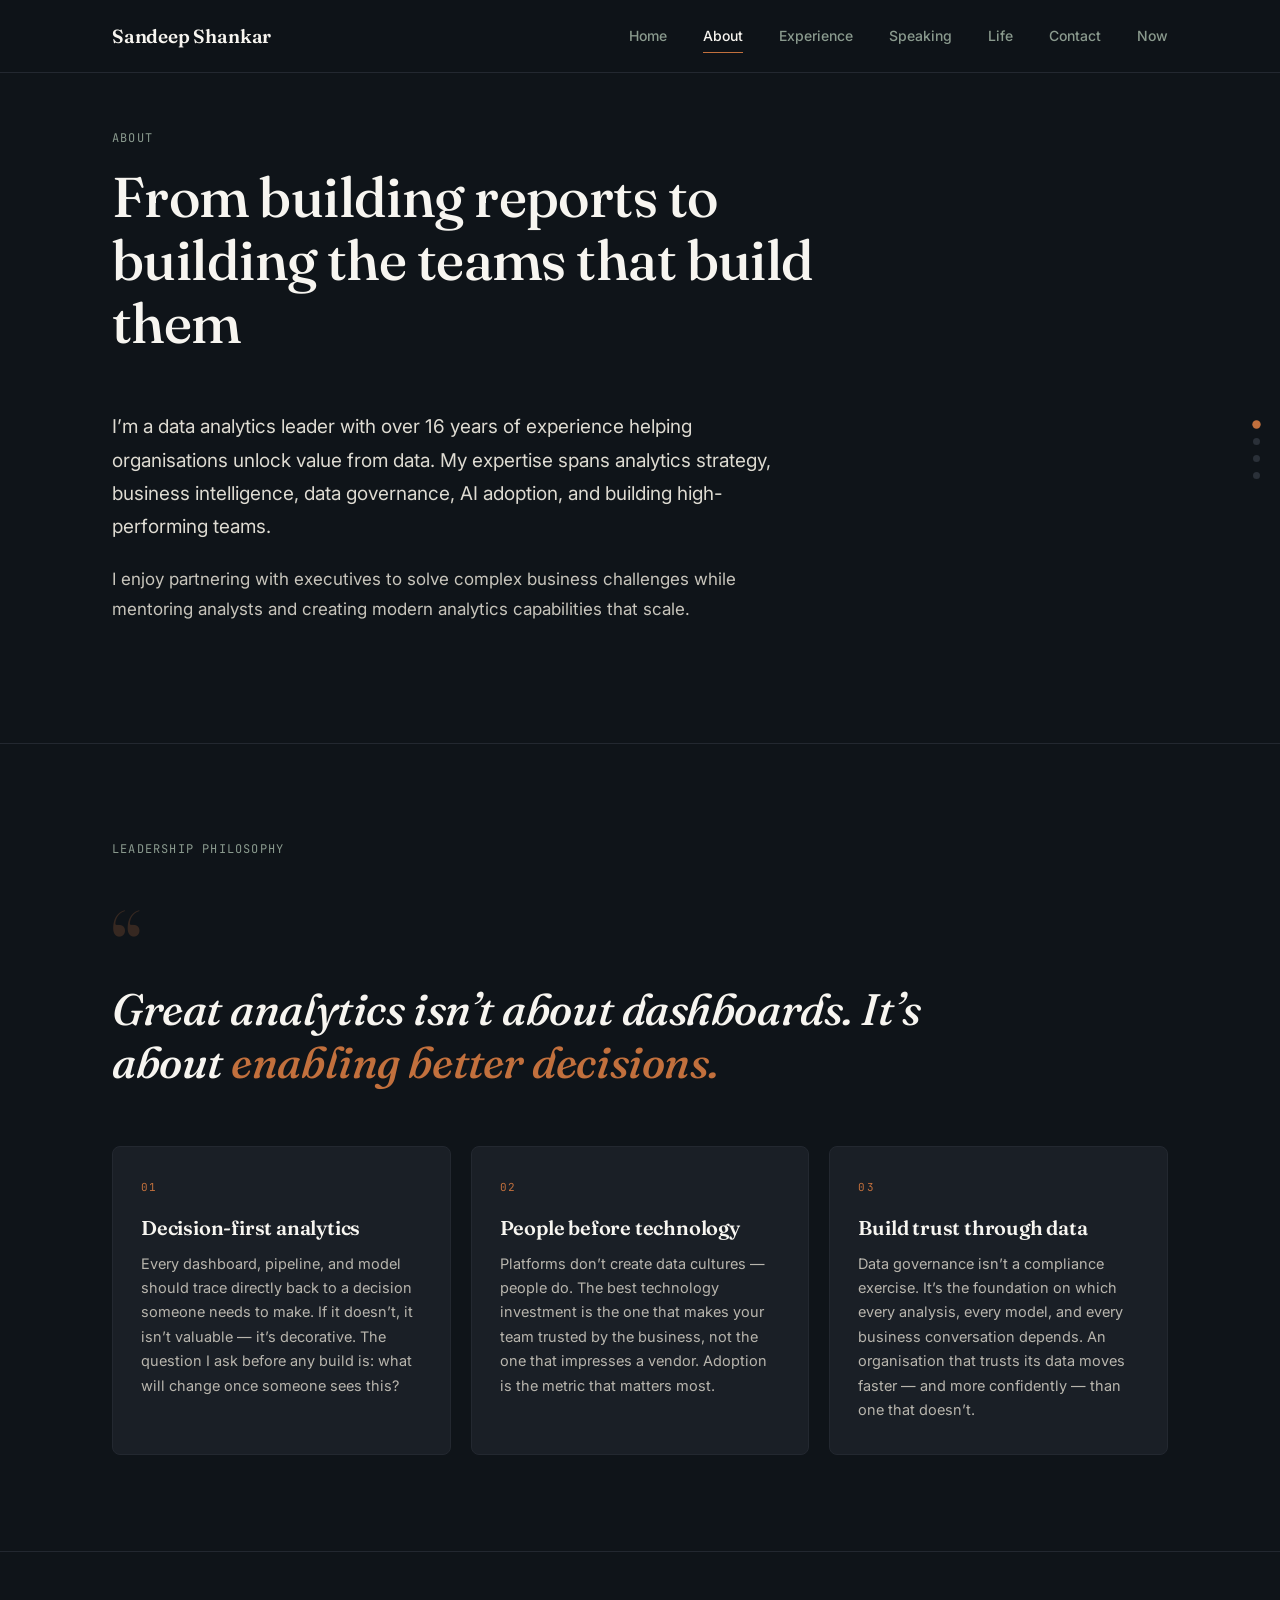
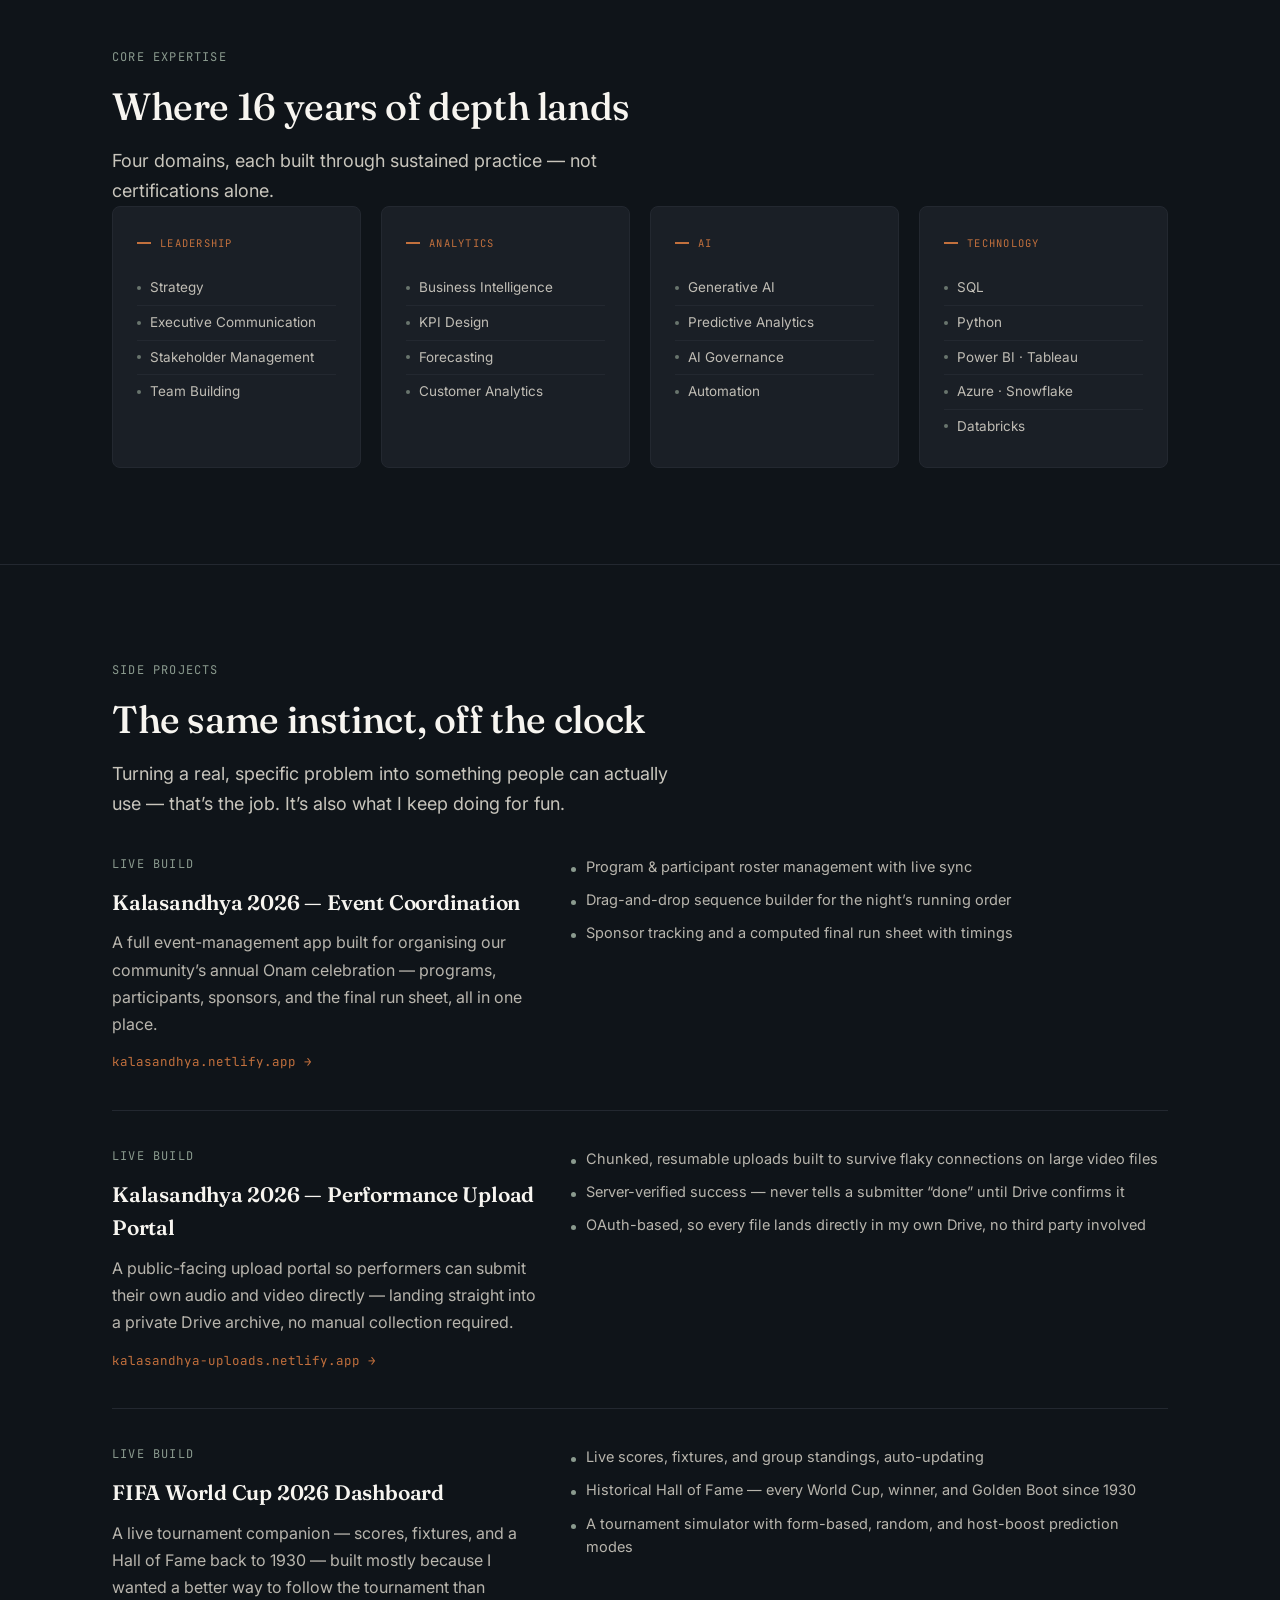
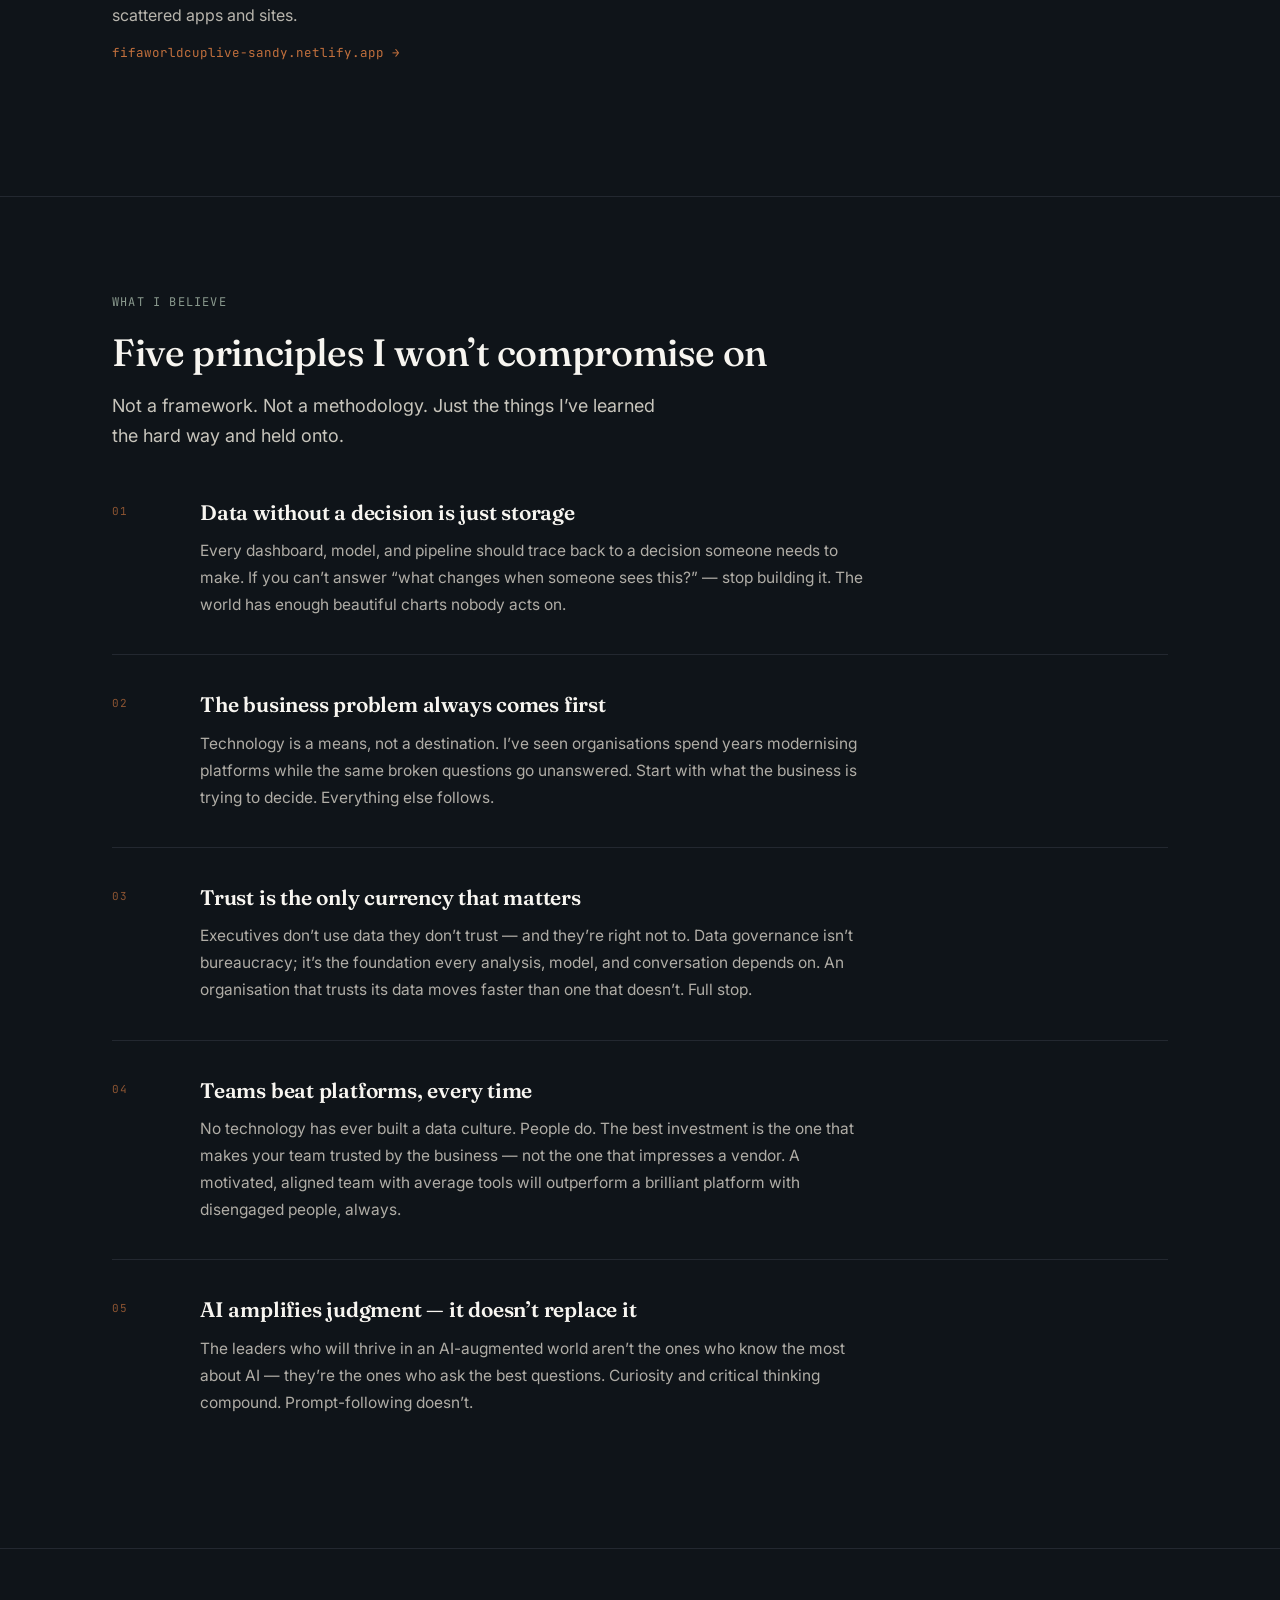
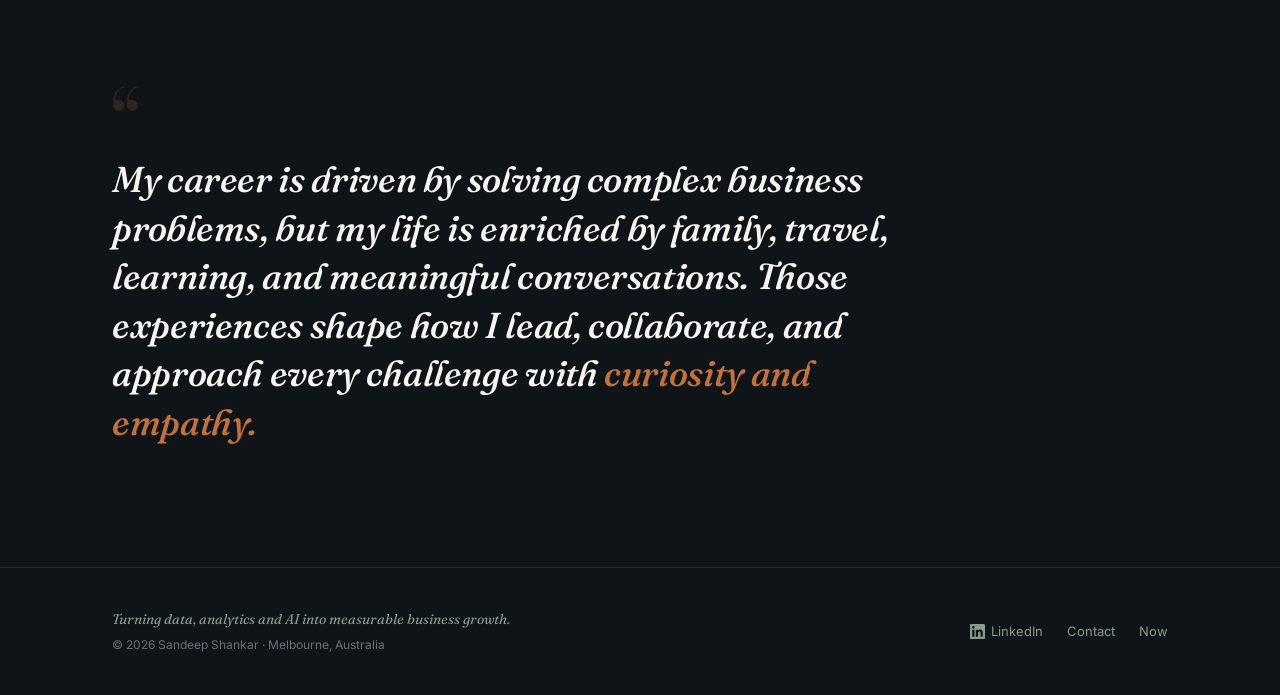
<file: about.html>
<!DOCTYPE html>
<html lang="en">
<head>
<meta charset="UTF-8">
<meta name="viewport" content="width=device-width, initial-scale=1.0">
<title>About — Sandeep Shankar</title>
<meta name="description" content="From Senior BI Analyst to Head of Data and Analytics — 16 years building teams that turn data into outcomes.">
<link rel="preconnect" href="https://fonts.googleapis.com">
<link rel="preconnect" href="https://fonts.gstatic.com" crossorigin>
<link href="https://fonts.googleapis.com/css2?family=Fraunces:opsz,wght@9..144,400;9..144,500;9..144,600;9..144,700&family=Inter:wght@400;500;600;700&family=JetBrains+Mono:wght@400;500&display=swap" rel="stylesheet">
<link rel="stylesheet" href="shared.css">
<style>
  /* ---------- Page header / story ---------- */
  .page-header { padding: 56px 0 8px; }
  .page-header h1 { margin-bottom: 24px; max-width: 720px; }

  .story p {
    font-size: 17px;
    line-height: 1.75;
    color: #C8C5BC;
    margin-bottom: 22px;
    max-width: 680px;
  }
  .story p:first-of-type {
    font-size: 19px;
    color: #DEDBD2;
  }

  /* ---------- Personal section ---------- */
  .personal-grid {
    display: grid;
    grid-template-columns: repeat(3, 1fr);
    gap: 24px;
    margin-top: 36px;
  }
  @media (max-width: 760px) {
    .personal-grid { grid-template-columns: 1fr; }
  }
  .personal-card {
    background: var(--ink-card);
    border: 1px solid var(--hairline);
    border-radius: 8px;
    padding: 32px 28px;
    display: flex;
    flex-direction: column;
  }
  .personal-card .p-icon {
    font-size: 30px;
    margin-bottom: 18px;
    display: block;
  }
  .personal-card h3 { font-size: 18px; margin-bottom: 12px; }
  .personal-card p {
    font-size: 14.5px;
    color: #B8B5AD;
    line-height: 1.65;
    flex-grow: 1;
  }
  .p-detail {
    font-family: var(--font-mono);
    font-size: 11.5px;
    color: var(--amber);
    margin-top: 20px;
    padding-top: 16px;
    border-top: 1px solid var(--hairline);
  }

  /* ---------- Projects ---------- */
  .project-list { display: flex; flex-direction: column; gap: 0; }
  .project-row {
    display: grid;
    grid-template-columns: 1fr 1.4fr;
    gap: 32px;
    padding: 36px 0;
    border-top: 1px solid var(--hairline);
    align-items: start;
  }
  .project-row:first-child { border-top: none; }
  @media (max-width: 760px) {
    .project-row { grid-template-columns: 1fr; gap: 14px; }
  }
  .project-meta .eyebrow { margin-bottom: 12px; }
  .project-meta h3 { font-size: 21px; margin-bottom: 10px; }
  .project-meta a.project-link {
    display: inline-flex;
    align-items: center;
    gap: 6px;
    font-family: var(--font-mono);
    font-size: 12.5px;
    color: var(--amber);
    margin-top: 14px;
  }
  .project-meta a.project-link:hover { color: var(--amber-bright); }
  .project-features { display: flex; flex-direction: column; gap: 10px; }
  .project-features .feature {
    display: flex;
    align-items: baseline;
    gap: 10px;
    font-size: 14.5px;
    color: #B8B5AD;
  }
  .project-features .feature .f-dot {
    width: 5px; height: 5px;
    border-radius: 50%;
    background: var(--sage);
    flex-shrink: 0;
    margin-top: 2px;
  }

  /* ---------- Closing reflection ---------- */
  .reflection-wrap {
    max-width: 820px;
    padding: 48px 0 24px;
  }
  .reflection-mark {
    font-family: var(--font-display);
    font-size: 100px;
    line-height: 0.7;
    color: var(--amber);
    opacity: 0.18;
    margin-bottom: -8px;
    display: block;
    user-select: none;
  }
  .reflection-quote {
    font-family: var(--font-display);
    font-size: clamp(22px, 3.2vw, 36px);
    font-weight: 500;
    font-style: italic;
    line-height: 1.35;
    color: var(--cream);
    letter-spacing: -0.01em;
  }
  .reflection-quote em {
    color: var(--amber);
    font-style: italic;
  }

  /* ============================================================
     Leadership Philosophy
     ============================================================ */
  .philosophy-quote {
    position: relative;
    padding: 40px 0 52px;
    max-width: 860px;
  }
  .philosophy-quote .q-mark {
    font-family: var(--font-display);
    font-size: 108px;
    line-height: 0.72;
    color: var(--amber);
    opacity: 0.22;
    display: block;
    margin-bottom: -12px;
    user-select: none;
    pointer-events: none;
  }
  .philosophy-quote blockquote {
    font-family: var(--font-display);
    font-size: clamp(26px, 3.8vw, 44px);
    font-weight: 500;
    font-style: italic;
    line-height: 1.22;
    color: var(--cream);
    letter-spacing: -0.01em;
  }
  .philosophy-quote blockquote em {
    color: var(--amber);
    font-style: italic;
  }

  .principle-grid {
    display: grid;
    grid-template-columns: repeat(3, 1fr);
    gap: 20px;
    margin-top: 4px;
  }
  @media (max-width: 760px) {
    .principle-grid { grid-template-columns: 1fr; }
  }

  .principle-card {
    background: var(--ink-card);
    border: 1px solid var(--hairline);
    border-radius: 8px;
    padding: 32px 28px;
    position: relative;
    overflow: hidden;
    transition: border-color 0.22s ease, transform 0.22s ease, box-shadow 0.22s ease;
  }
  .principle-card:hover {
    border-color: rgba(194, 112, 61, 0.55);
    transform: translateY(-2px);
    box-shadow: 0 10px 36px rgba(194, 112, 61, 0.10);
  }
  .principle-card::before {
    content: '';
    position: absolute;
    top: 0; left: 0; right: 0;
    height: 2px;
    background: var(--amber);
    transform: scaleX(0);
    transform-origin: left center;
    transition: transform 0.35s ease;
  }
  .principle-card:hover::before { transform: scaleX(1); }
  .principle-num {
    font-family: var(--font-mono);
    font-size: 11px;
    letter-spacing: 0.12em;
    color: var(--amber);
    margin-bottom: 18px;
    display: block;
  }
  .principle-card h3 { font-size: 20px; margin-bottom: 12px; line-height: 1.25; }
  .principle-card p { font-size: 14.5px; color: #B8B5AD; line-height: 1.68; }

  /* ============================================================
     Core Expertise
     ============================================================ */
  .expertise-grid {
    display: grid;
    grid-template-columns: repeat(4, 1fr);
    gap: 20px;
  }
  @media (max-width: 960px) {
    .expertise-grid { grid-template-columns: repeat(2, 1fr); }
  }
  @media (max-width: 520px) {
    .expertise-grid { grid-template-columns: 1fr; }
  }

  .expertise-card {
    background: var(--ink-card);
    border: 1px solid var(--hairline);
    border-radius: 8px;
    padding: 28px 24px 24px;
    position: relative;
    overflow: hidden;
    transition: border-color 0.22s ease, transform 0.22s ease, box-shadow 0.22s ease;
  }
  .expertise-card:hover {
    border-color: var(--hairline-light);
    transform: translateY(-3px);
    box-shadow: 0 14px 40px rgba(0, 0, 0, 0.42);
  }
  .expertise-card::after {
    content: '';
    position: absolute;
    bottom: 0; left: 0; right: 0;
    height: 2px;
    background: linear-gradient(90deg, var(--amber), transparent);
    transform: scaleX(0);
    transform-origin: left center;
    transition: transform 0.38s ease;
  }
  .expertise-card:hover::after { transform: scaleX(1); }

  .expertise-cat {
    font-family: var(--font-mono);
    font-size: 10.5px;
    letter-spacing: 0.12em;
    text-transform: uppercase;
    color: var(--amber);
    margin-bottom: 20px;
    display: flex;
    align-items: center;
    gap: 9px;
  }
  .expertise-cat::before {
    content: '';
    width: 14px;
    height: 1.5px;
    background: var(--amber);
    flex-shrink: 0;
  }

  .skill-list { display: flex; flex-direction: column; }
  .skill-tag {
    font-size: 13.5px;
    color: #C0BDB5;
    padding: 8px 0;
    border-bottom: 1px solid var(--hairline);
    display: flex;
    align-items: center;
    gap: 9px;
    line-height: 1.3;
    transition: color 0.15s ease;
  }
  .skill-tag:last-child { border-bottom: none; }
  .skill-tag::before {
    content: '';
    width: 4px; height: 4px;
    border-radius: 50%;
    background: var(--sage);
    flex-shrink: 0;
    opacity: 0.7;
    transition: background 0.15s ease, opacity 0.15s ease;
  }
  .expertise-card:hover .skill-tag { color: #DEDBD2; }
  .expertise-card:hover .skill-tag::before { background: var(--amber); opacity: 1; }

  /* ---------- Manifesto ---------- */
  .manifesto-list { display: flex; flex-direction: column; gap: 0; margin-top: 48px; }
  .manifesto-item {
    display: grid;
    grid-template-columns: 56px 1fr;
    gap: 32px;
    padding: 36px 0;
    border-top: 1px solid var(--hairline);
    align-items: start;
    transition: background 0.2s ease;
  }
  .manifesto-item:first-child { border-top: none; padding-top: 0; }
  .manifesto-item:hover { background: transparent; }
  .m-num {
    font-family: var(--font-mono);
    font-size: 11px;
    letter-spacing: 0.1em;
    color: var(--amber);
    padding-top: 4px;
    opacity: 0.7;
  }
  .m-body h3 { font-size: 21px; margin-bottom: 12px; line-height: 1.25; }
  .m-body p { font-size: 15.5px; line-height: 1.75; color: #B0ADA6; max-width: 680px; }
  @media (max-width: 600px) {
    .manifesto-item { grid-template-columns: 1fr; gap: 8px; }
  }

</style>
  <meta property="og:type" content="website">
  <meta property="og:title" content="About — Sandeep Shankar">
  <meta property="og:description" content="From Senior BI Analyst to Head of Data & Analytics — the story behind 16 years of building teams that turn data into outcomes.">
  <meta property="og:url" content="https://sandeepshankar.com/about.html">
  <meta property="og:image" content="https://sandeepshankar.com/og-image.jpg">
  <meta property="og:image:width" content="1200">
  <meta property="og:image:height" content="630">
  <meta name="twitter:card" content="summary_large_image">
  <meta name="twitter:title" content="About — Sandeep Shankar">
  <meta name="twitter:description" content="From Senior BI Analyst to Head of Data & Analytics — the story behind 16 years of building teams that turn data into outcomes.">
  <meta name="twitter:image" content="https://sandeepshankar.com/og-image.jpg">
</head>
<body>
<div id="reading-progress" role="progressbar" aria-hidden="true"></div>

<nav class="site-nav">
  <div class="wrap">
    <a href="index.html" class="nav-logo">Sandeep Shankar</a>
    <button type="button" class="nav-toggle" id="navToggle" aria-label="Toggle navigation" aria-expanded="false" onclick="var n=document.getElementById('navLinks');n.classList.toggle('open');this.setAttribute('aria-expanded',n.classList.contains('open'))">&#9776;</button>
    <div class="nav-links" id="navLinks">
      <a href="index.html">Home</a>
      <a href="about.html" class="active">About</a>
      <a href="experience.html">Experience</a>
      <a href="speaking.html">Speaking</a>
      <a href="life.html">Life</a>
      <a href="contact.html">Contact</a>
      <a href="now.html">Now</a>
    </div>
  </div>
</nav>

<header class="page-header">
  <div class="wrap">
    <div class="eyebrow">About</div>
    <h1>From building reports to<br>building the teams that build them</h1>
  </div>
</header>

<section class="section" data-label="Introduction" style="padding-top: 24px;">
  <div class="wrap story">
    <p>I&#8217;m a data analytics leader with over 16 years of experience helping organisations unlock value from data. My expertise spans analytics strategy, business intelligence, data governance, AI adoption, and building high-performing teams.</p>
    <p>I enjoy partnering with executives to solve complex business challenges while mentoring analysts and creating modern analytics capabilities that scale.</p>
  </div>
</section>

<!-- Leadership Philosophy -->
<section class="section" data-label="Philosophy">
  <div class="wrap">
    <div class="eyebrow">Leadership Philosophy</div>

    <div class="philosophy-quote">
      <span class="q-mark">&#8220;</span>
      <blockquote>Great analytics isn&#8217;t about dashboards. It&#8217;s about <em>enabling better decisions.</em></blockquote>
    </div>

    <div class="principle-grid">
      <div class="principle-card">
        <span class="principle-num">01</span>
        <h3>Decision-first analytics</h3>
        <p>Every dashboard, pipeline, and model should trace directly back to a decision someone needs to make. If it doesn&#8217;t, it isn&#8217;t valuable &#8212; it&#8217;s decorative. The question I ask before any build is: what will change once someone sees this?</p>
      </div>
      <div class="principle-card">
        <span class="principle-num">02</span>
        <h3>People before technology</h3>
        <p>Platforms don&#8217;t create data cultures &#8212; people do. The best technology investment is the one that makes your team trusted by the business, not the one that impresses a vendor. Adoption is the metric that matters most.</p>
      </div>
      <div class="principle-card">
        <span class="principle-num">03</span>
        <h3>Build trust through data</h3>
        <p>Data governance isn&#8217;t a compliance exercise. It&#8217;s the foundation on which every analysis, every model, and every business conversation depends. An organisation that trusts its data moves faster &#8212; and more confidently &#8212; than one that doesn&#8217;t.</p>
      </div>
    </div>
  </div>
</section>

<!-- Core Expertise -->
<section class="section" data-label="Expertise">
  <div class="wrap">
    <div class="section-head">
      <div class="eyebrow">Core Expertise</div>
      <h2>Where 16 years of depth lands</h2>
      <p class="lede">Four domains, each built through sustained practice &#8212; not certifications alone.</p>
    </div>

    <div class="expertise-grid">
      <div class="expertise-card">
        <div class="expertise-cat">Leadership</div>
        <div class="skill-list">
          <span class="skill-tag">Strategy</span>
          <span class="skill-tag">Executive Communication</span>
          <span class="skill-tag">Stakeholder Management</span>
          <span class="skill-tag">Team Building</span>
        </div>
      </div>

      <div class="expertise-card">
        <div class="expertise-cat">Analytics</div>
        <div class="skill-list">
          <span class="skill-tag">Business Intelligence</span>
          <span class="skill-tag">KPI Design</span>
          <span class="skill-tag">Forecasting</span>
          <span class="skill-tag">Customer Analytics</span>
        </div>
      </div>

      <div class="expertise-card">
        <div class="expertise-cat">AI</div>
        <div class="skill-list">
          <span class="skill-tag">Generative AI</span>
          <span class="skill-tag">Predictive Analytics</span>
          <span class="skill-tag">AI Governance</span>
          <span class="skill-tag">Automation</span>
        </div>
      </div>

      <div class="expertise-card">
        <div class="expertise-cat">Technology</div>
        <div class="skill-list">
          <span class="skill-tag">SQL</span>
          <span class="skill-tag">Python</span>
          <span class="skill-tag">Power BI &middot; Tableau</span>
          <span class="skill-tag">Azure &middot; Snowflake</span>
          <span class="skill-tag">Databricks</span>
        </div>
      </div>
    </div>
  </div>
</section>

<!-- Outside work -->

<!-- Side projects -->
<section class="section">
  <div class="wrap">
    <div class="section-head">
      <div class="eyebrow">Side projects</div>
      <h2>The same instinct, off the clock</h2>
      <p class="lede">Turning a real, specific problem into something people can actually use &#8212; that&#8217;s the job. It&#8217;s also what I keep doing for fun.</p>
    </div>

    <div class="project-list">
      <div class="project-row">
        <div class="project-meta">
          <div class="eyebrow">Live build</div>
          <h3>Kalasandhya 2026 &#8212; Event Coordination</h3>
          <p>A full event-management app built for organising our community&#8217;s annual Onam celebration &#8212; programs, participants, sponsors, and the final run sheet, all in one place.</p>
          <a class="project-link" href="https://kalasandhya.netlify.app/" target="_blank" rel="noopener">kalasandhya.netlify.app &#8594;</a>
        </div>
        <div class="project-features">
          <div class="feature"><span class="f-dot"></span>Program &amp; participant roster management with live sync</div>
          <div class="feature"><span class="f-dot"></span>Drag-and-drop sequence builder for the night&#8217;s running order</div>
          <div class="feature"><span class="f-dot"></span>Sponsor tracking and a computed final run sheet with timings</div>
        </div>
      </div>

      <div class="project-row">
        <div class="project-meta">
          <div class="eyebrow">Live build</div>
          <h3>Kalasandhya 2026 &#8212; Performance Upload Portal</h3>
          <p>A public-facing upload portal so performers can submit their own audio and video directly &#8212; landing straight into a private Drive archive, no manual collection required.</p>
          <a class="project-link" href="https://kalasandhya-uploads.netlify.app/" target="_blank" rel="noopener">kalasandhya-uploads.netlify.app &#8594;</a>
        </div>
        <div class="project-features">
          <div class="feature"><span class="f-dot"></span>Chunked, resumable uploads built to survive flaky connections on large video files</div>
          <div class="feature"><span class="f-dot"></span>Server-verified success &#8212; never tells a submitter &#8220;done&#8221; until Drive confirms it</div>
          <div class="feature"><span class="f-dot"></span>OAuth-based, so every file lands directly in my own Drive, no third party involved</div>
        </div>
      </div>

      <div class="project-row">
        <div class="project-meta">
          <div class="eyebrow">Live build</div>
          <h3>FIFA World Cup 2026 Dashboard</h3>
          <p>A live tournament companion &#8212; scores, fixtures, and a Hall of Fame back to 1930 &#8212; built mostly because I wanted a better way to follow the tournament than scattered apps and sites.</p>
          <a class="project-link" href="https://fifaworldcuplive-sandy.netlify.app/" target="_blank" rel="noopener">fifaworldcuplive-sandy.netlify.app &#8594;</a>
        </div>
        <div class="project-features">
          <div class="feature"><span class="f-dot"></span>Live scores, fixtures, and group standings, auto-updating</div>
          <div class="feature"><span class="f-dot"></span>Historical Hall of Fame &#8212; every World Cup, winner, and Golden Boot since 1930</div>
          <div class="feature"><span class="f-dot"></span>A tournament simulator with form-based, random, and host-boost prediction modes</div>
        </div>
      </div>
    </div>
  </div>
</section>

<!-- What I believe manifesto -->
<section class="section" data-label="Beliefs">
  <div class="wrap">
    <div class="section-head">
      <div class="eyebrow">What I believe</div>
      <h2>Five principles I won&rsquo;t compromise on</h2>
      <p class="lede">Not a framework. Not a methodology. Just the things I&rsquo;ve learned the hard way and held onto.</p>
    </div>
    <div class="manifesto-list">
      <div class="manifesto-item">
        <div class="m-num">01</div>
        <div class="m-body">
          <h3>Data without a decision is just storage</h3>
          <p>Every dashboard, model, and pipeline should trace back to a decision someone needs to make. If you can&rsquo;t answer &ldquo;what changes when someone sees this?&rdquo; &mdash; stop building it. The world has enough beautiful charts nobody acts on.</p>
        </div>
      </div>
      <div class="manifesto-item">
        <div class="m-num">02</div>
        <div class="m-body">
          <h3>The business problem always comes first</h3>
          <p>Technology is a means, not a destination. I&rsquo;ve seen organisations spend years modernising platforms while the same broken questions go unanswered. Start with what the business is trying to decide. Everything else follows.</p>
        </div>
      </div>
      <div class="manifesto-item">
        <div class="m-num">03</div>
        <div class="m-body">
          <h3>Trust is the only currency that matters</h3>
          <p>Executives don&rsquo;t use data they don&rsquo;t trust &mdash; and they&rsquo;re right not to. Data governance isn&rsquo;t bureaucracy; it&rsquo;s the foundation every analysis, model, and conversation depends on. An organisation that trusts its data moves faster than one that doesn&rsquo;t. Full stop.</p>
        </div>
      </div>
      <div class="manifesto-item">
        <div class="m-num">04</div>
        <div class="m-body">
          <h3>Teams beat platforms, every time</h3>
          <p>No technology has ever built a data culture. People do. The best investment is the one that makes your team trusted by the business &mdash; not the one that impresses a vendor. A motivated, aligned team with average tools will outperform a brilliant platform with disengaged people, always.</p>
        </div>
      </div>
      <div class="manifesto-item">
        <div class="m-num">05</div>
        <div class="m-body">
          <h3>AI amplifies judgment &mdash; it doesn&rsquo;t replace it</h3>
          <p>The leaders who will thrive in an AI-augmented world aren&rsquo;t the ones who know the most about AI &mdash; they&rsquo;re the ones who ask the best questions. Curiosity and critical thinking compound. Prompt-following doesn&rsquo;t.</p>
        </div>
      </div>
    </div>
  </div>
</section>

<!-- Closing reflection -->
<section class="section" style="border-bottom: none;">
  <div class="wrap">
    <div class="reflection-wrap">
      <div class="reflection-mark">&#8220;</div>
      <blockquote class="reflection-quote">My career is driven by solving complex business problems, but my life is enriched by family, travel, learning, and meaningful conversations. Those experiences shape how I lead, collaborate, and approach every challenge with <em>curiosity and empathy.</em></blockquote>
    </div>
  </div>
</section>

<footer class="site-footer">
  <div class="wrap">
  <div class="footer-left">
    <div class="footer-tagline">Turning data, analytics and AI into measurable business growth.</div>
    <p>&copy; 2026 Sandeep Shankar &middot; Melbourne, Australia</p>
  </div>
  <div class="footer-links">
    <a href="https://www.linkedin.com/in/sandeep-shankar-cdmp-25a88143/" target="_blank" rel="noopener"><svg xmlns="http://www.w3.org/2000/svg" viewBox="0 0 24 24" fill="currentColor"><path d="M20.447 20.452h-3.554v-5.569c0-1.328-.027-3.037-1.852-3.037-1.853 0-2.136 1.445-2.136 2.939v5.667H9.351V9h3.414v1.561h.046c.477-.9 1.637-1.85 3.37-1.85 3.601 0 4.267 2.37 4.267 5.455v6.286zM5.337 7.433a2.062 2.062 0 0 1-2.063-2.065 2.064 2.064 0 1 1 2.063 2.065zm1.782 13.019H3.555V9h3.564v11.452zM22.225 0H1.771C.792 0 0 .774 0 1.729v20.542C0 23.227.792 24 1.771 24h20.451C23.2 24 24 23.227 24 22.271V1.729C24 .774 23.2 0 22.222 0h.003z"/></svg>LinkedIn</a>
    <a href="contact.html">Contact</a>
    <a href="now.html">Now</a>
  </div>
</div>
</footer>

<script src="shared.js"></script>
<button id="back-to-top" aria-label="Back to top" title="Back to top">&#8593;</button>
</body>
</html>
</file>
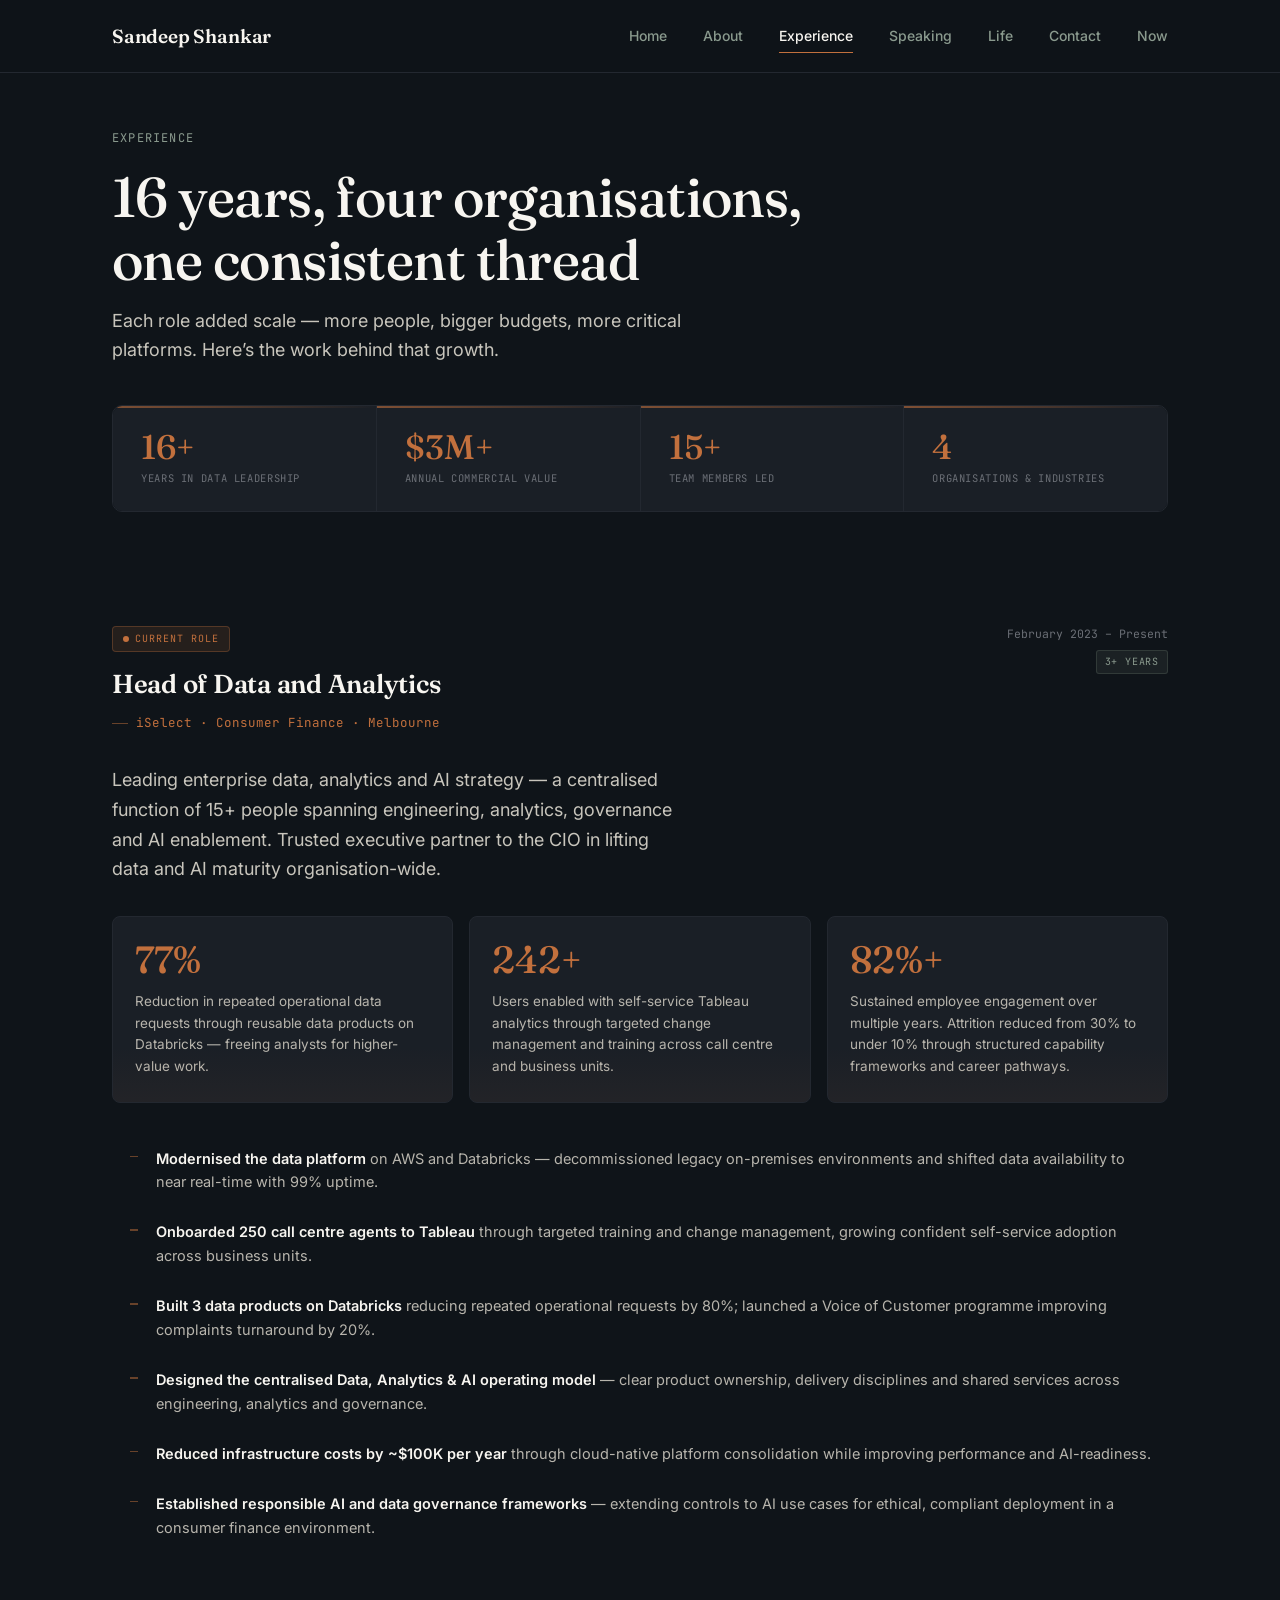
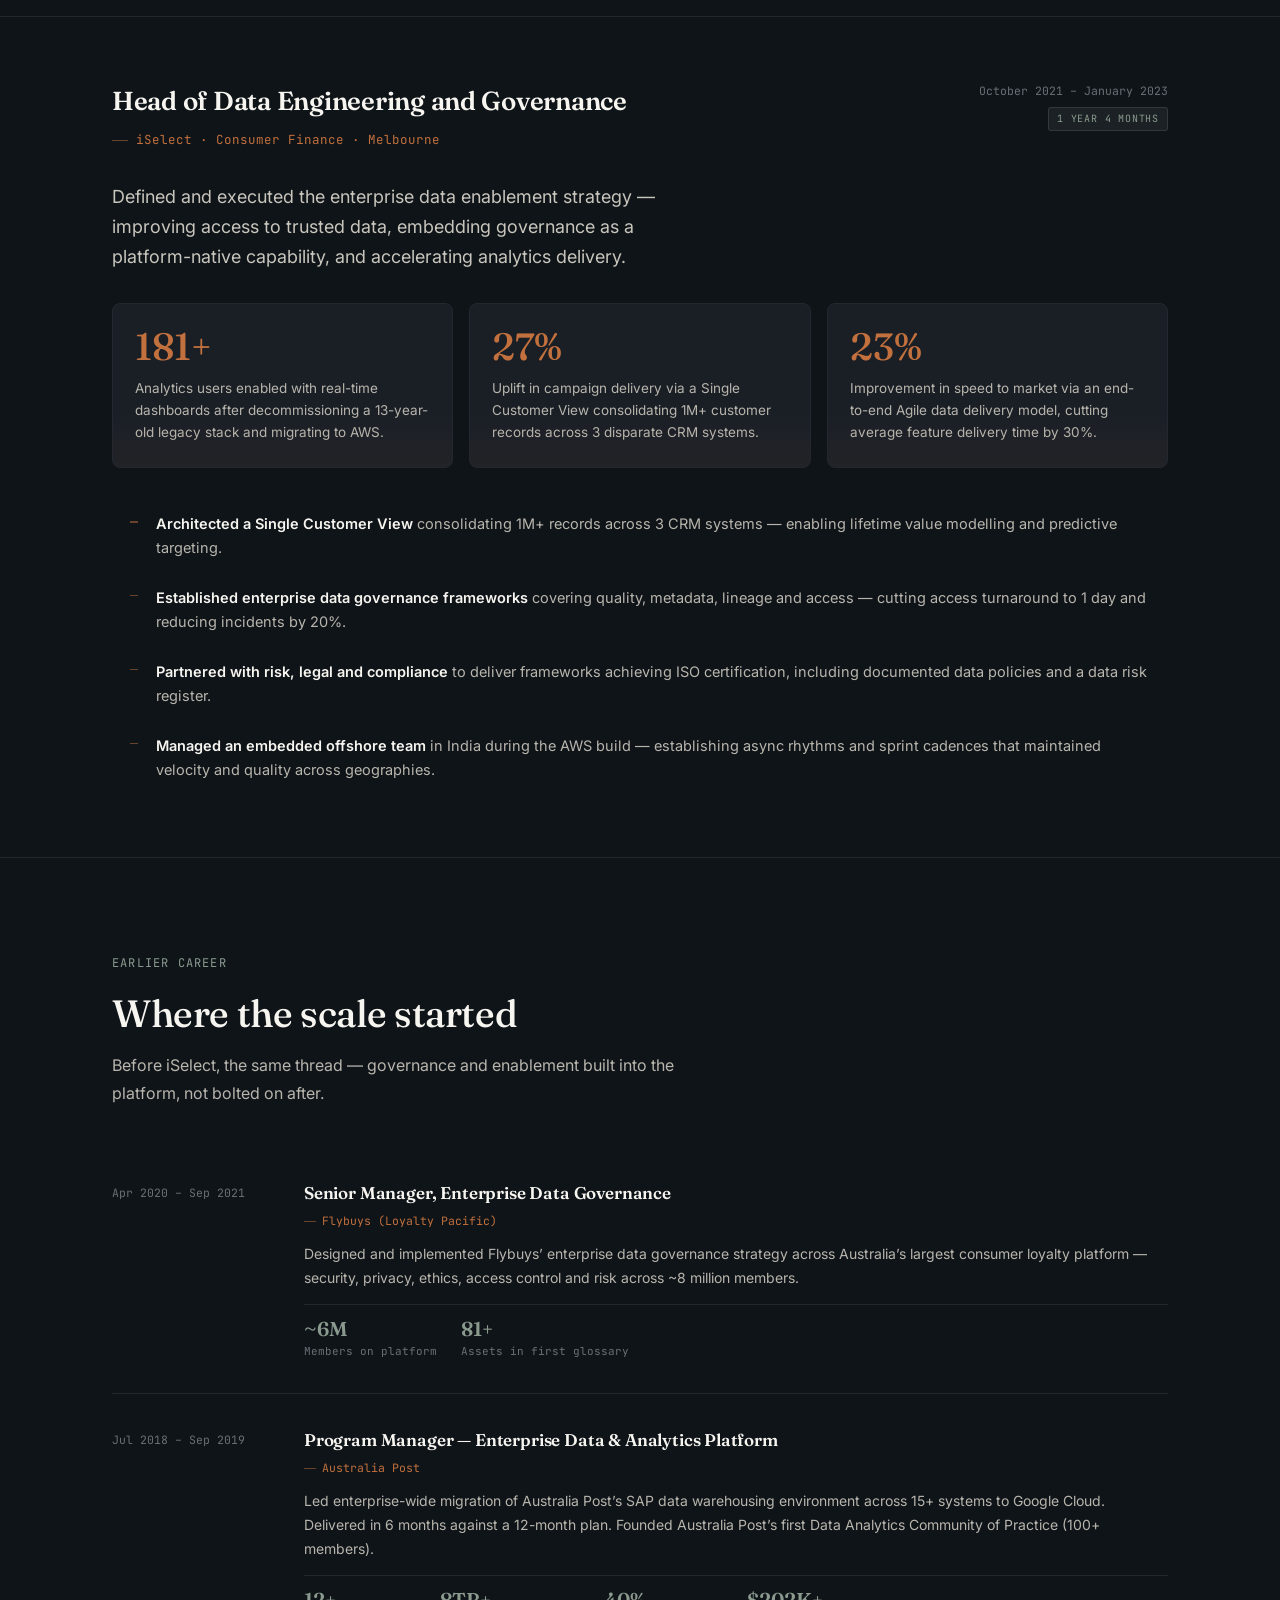
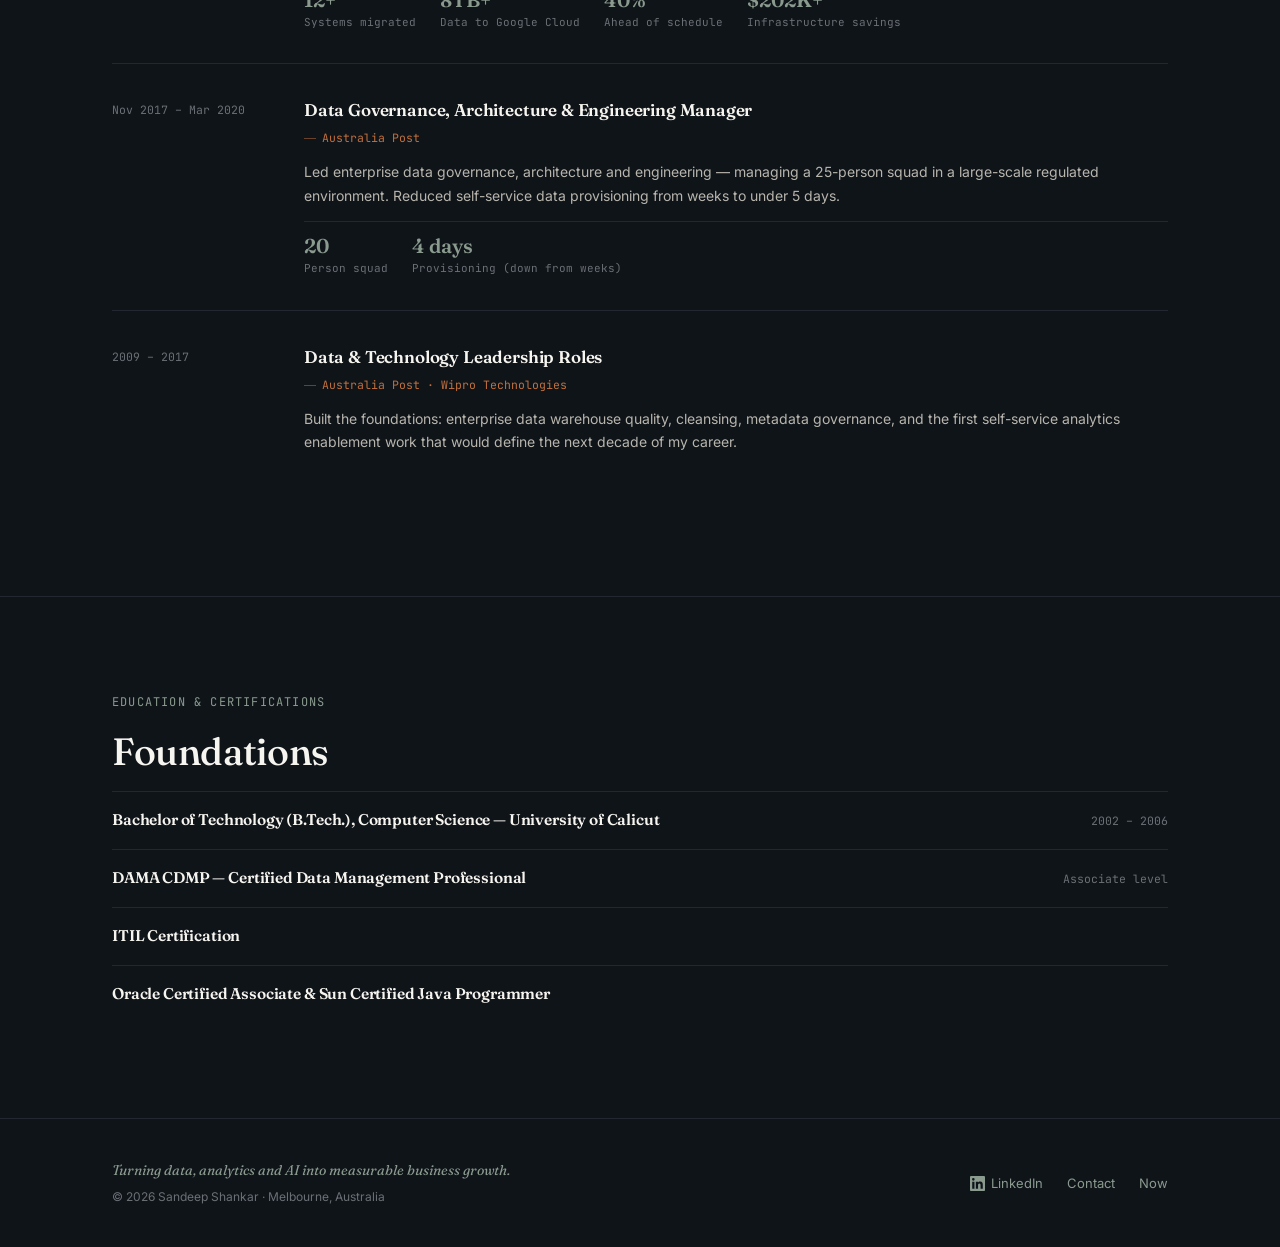
<file: experience.html>
<!DOCTYPE html>
<html lang="en">
<head>
<meta charset="UTF-8">
<meta name="viewport" content="width=device-width, initial-scale=1.0">
<title>Experience — Sandeep Shankar</title>
<meta name="description" content="16+ years leading data and analytics teams at iSelect, Flybuys, and Australia Post.">
<link rel="preconnect" href="https://fonts.googleapis.com">
<link rel="preconnect" href="https://fonts.gstatic.com" crossorigin>
<link href="https://fonts.googleapis.com/css2?family=Fraunces:opsz,wght@9..144,400;9..144,500;9..144,600;9..144,700&family=Inter:wght@400;500;600;700&family=JetBrains+Mono:wght@400;500&display=swap" rel="stylesheet">
<link rel="stylesheet" href="shared.css">
<style>
  .page-header { padding: 56px 0 48px; }
  .page-header h1 { margin-bottom: 14px; }
  .page-header .lede { max-width: 620px; }

  /* Summary stats bar */
  .exp-summary {
    display: flex;
    gap: 0;
    border: 1px solid var(--hairline);
    border-radius: 10px;
    overflow: hidden;
    margin-top: 40px;
  }
  @media (max-width: 640px) { .exp-summary { flex-direction: column; } }
  .exp-stat {
    flex: 1;
    padding: 24px 28px;
    border-right: 1px solid var(--hairline);
    background: var(--ink-card);
    position: relative;
    overflow: hidden;
  }
  .exp-stat:last-child { border-right: none; }
  .exp-stat::before {
    content: '';
    position: absolute;
    top: 0; left: 0; right: 0;
    height: 2px;
    background: linear-gradient(90deg, var(--amber), transparent);
    opacity: 0.6;
  }
  .exp-stat .es-num {
    font-family: var(--font-display);
    font-size: 34px;
    font-weight: 500;
    color: var(--amber);
    line-height: 1;
    margin-bottom: 6px;
  }
  .exp-stat .es-label {
    font-family: var(--font-mono);
    font-size: 10.5px;
    letter-spacing: 0.06em;
    text-transform: uppercase;
    color: var(--muted);
  }

  /* Role blocks */
  .role-block { padding: 64px 0; border-bottom: 1px solid var(--hairline); }
  .role-block:last-of-type { border-bottom: none; }

  .role-head {
    display: grid;
    grid-template-columns: 1fr auto;
    gap: 20px 40px;
    align-items: start;
    margin-bottom: 32px;
  }
  @media (max-width: 640px) { .role-head { grid-template-columns: 1fr; } }

  .role-tag {
    display: inline-flex;
    align-items: center;
    gap: 6px;
    font-family: var(--font-mono);
    font-size: 10px;
    letter-spacing: 0.1em;
    text-transform: uppercase;
    color: var(--amber);
    background: rgba(194,112,61,0.12);
    border: 1px solid rgba(194,112,61,0.3);
    padding: 4px 10px;
    border-radius: 4px;
    margin-bottom: 12px;
  }
  .role-tag::before {
    content: '';
    width: 6px; height: 6px;
    border-radius: 50%;
    background: var(--amber);
    animation: blink 2s ease infinite;
  }
  @keyframes blink { 0%,100%{opacity:1} 50%{opacity:0.3} }
  @media (prefers-reduced-motion: reduce) { .role-tag::before { animation: none; } }

  .role-title h3 { font-size: clamp(20px, 2.8vw, 26px); margin-bottom: 8px; }
  .role-title .org {
    font-family: var(--font-mono);
    font-size: 12.5px;
    color: var(--amber);
    display: flex;
    align-items: center;
    gap: 8px;
  }
  .role-title .org::before {
    content: '';
    width: 16px; height: 1px;
    background: var(--amber);
    opacity: 0.5;
  }

  .role-meta { text-align: right; }
  @media (max-width: 640px) { .role-meta { text-align: left; } }
  .role-dates { font-family: var(--font-mono); font-size: 11.5px; color: var(--muted); line-height: 1.8; }
  .role-duration {
    display: inline-block;
    margin-top: 6px;
    font-family: var(--font-mono);
    font-size: 10px;
    letter-spacing: 0.08em;
    text-transform: uppercase;
    color: var(--sage);
    background: rgba(138,154,142,0.1);
    border: 1px solid rgba(138,154,142,0.2);
    padding: 3px 8px;
    border-radius: 3px;
  }

  /* Achievement cards */
  .achievement-grid {
    display: grid;
    grid-template-columns: repeat(3, 1fr);
    gap: 16px;
    margin: 32px 0;
  }
  @media (max-width: 800px) { .achievement-grid { grid-template-columns: 1fr 1fr; } }
  @media (max-width: 480px) { .achievement-grid { grid-template-columns: 1fr; } }

  .achievement-card {
    background: var(--ink-card);
    border: 1px solid var(--hairline);
    border-radius: 8px;
    padding: 24px 22px;
    position: relative;
    overflow: hidden;
    transition: border-color 0.2s ease, transform 0.2s ease, box-shadow 0.2s ease;
  }
  .achievement-card::before {
    content: '';
    position: absolute;
    bottom: 0; left: 0; right: 0;
    height: 55px;
    background: linear-gradient(0deg, rgba(194,112,61,0.05), transparent);
    pointer-events: none;
  }
  .achievement-card:hover {
    border-color: rgba(194,112,61,0.35);
    transform: translateY(-3px);
    box-shadow: 0 10px 28px rgba(0,0,0,0.35);
  }
  .achievement-card .a-num {
    font-family: var(--font-display);
    font-size: 38px;
    font-weight: 500;
    color: var(--amber);
    line-height: 1;
    margin-bottom: 12px;
  }
  .achievement-card .a-desc { font-size: 13.5px; line-height: 1.6; color: #B8B5AD; }

  /* Detail list */
  .role-detail-list { margin-top: 8px; display: flex; flex-direction: column; gap: 2px; }
  .role-detail-list li {
    list-style: none;
    padding: 12px 16px 12px 44px;
    position: relative;
    font-size: 14.5px;
    line-height: 1.65;
    color: #B8B5AD;
    border-radius: 6px;
    transition: background 0.15s ease;
  }
  .role-detail-list li:hover { background: rgba(255,255,255,0.025); }
  .role-detail-list li::before {
    content: '';
    position: absolute;
    left: 18px; top: 21px;
    width: 8px; height: 1.5px;
    background: var(--amber);
    opacity: 0.5;
  }
  .role-detail-list li strong { color: var(--cream); font-weight: 600; }

  /* Timeline */
  .timeline-section .section-head { max-width: 600px; margin-bottom: 40px; }
  .timeline-item {
    display: grid;
    grid-template-columns: 160px 1fr;
    gap: 32px;
    padding: 32px 0;
    border-top: 1px solid var(--hairline);
  }
  .timeline-item:first-child { border-top: none; }
  @media (max-width: 700px) { .timeline-item { grid-template-columns: 1fr; gap: 10px; } }

  .timeline-dates { font-family: var(--font-mono); font-size: 11.5px; color: var(--muted); padding-top: 4px; line-height: 1.8; }
  .timeline-content h3 { font-size: 17px; margin-bottom: 6px; }
  .timeline-content .t-org {
    font-family: var(--font-mono);
    font-size: 11.5px;
    color: var(--amber);
    margin-bottom: 12px;
    display: flex;
    align-items: center;
    gap: 6px;
  }
  .timeline-content .t-org::before { content: ''; width: 12px; height: 1px; background: var(--amber); opacity: 0.5; }
  .timeline-content p { font-size: 14px; margin-bottom: 14px; color: #B8B5AD; }

  .timeline-stats {
    display: flex;
    gap: 24px;
    flex-wrap: wrap;
    margin-top: 14px;
    padding-top: 14px;
    border-top: 1px solid var(--hairline);
  }
  .t-stat .num { font-family: var(--font-display); font-size: 20px; font-weight: 600; color: var(--sage); line-height: 1; }
  .t-stat .label { font-size: 11px; color: var(--muted); margin-top: 4px; font-family: var(--font-mono); }

  /* Education */
  .cert-row {
    display: flex;
    justify-content: space-between;
    align-items: baseline;
    flex-wrap: wrap;
    gap: 8px;
    padding: 16px 0;
    border-top: 1px solid var(--hairline);
  }
  .cert-row:first-of-type { border-top: none; }
  .cert-row h3 { font-size: 15.5px; }
  .cert-row .edu-dates { font-family: var(--font-mono); font-size: 11.5px; color: var(--muted); white-space: nowrap; }
</style>
  <meta property="og:type" content="website">
  <meta property="og:title" content="Experience — Sandeep Shankar">
  <meta property="og:description" content="16+ years across Wipro, Australia Post, Flybuys and iSelect. $50M+ business value influenced. 30+ analytics professionals mentored.">
  <meta property="og:url" content="https://sandeepshankar.com/experience.html">
  <meta property="og:image" content="https://sandeepshankar.com/og-image.jpg">
  <meta property="og:image:width" content="1200">
  <meta property="og:image:height" content="630">
  <meta name="twitter:card" content="summary_large_image">
  <meta name="twitter:title" content="Experience — Sandeep Shankar">
  <meta name="twitter:description" content="16+ years across Wipro, Australia Post, Flybuys and iSelect. $50M+ business value influenced. 30+ analytics professionals mentored.">
  <meta name="twitter:image" content="https://sandeepshankar.com/og-image.jpg">
</head>
<body>
<div id="reading-progress" role="progressbar" aria-hidden="true"></div>

<nav class="site-nav">
  <div class="wrap">
    <a href="index.html" class="nav-logo">Sandeep Shankar</a>
    <button type="button" class="nav-toggle" id="navToggle" aria-label="Toggle navigation" aria-expanded="false" onclick="var n=document.getElementById('navLinks');n.classList.toggle('open');this.setAttribute('aria-expanded',n.classList.contains('open'))">&#9776;</button>
    <div class="nav-links" id="navLinks">
      <a href="index.html">Home</a>
      <a href="about.html">About</a>
      <a href="experience.html" class="active">Experience</a>
      <a href="speaking.html">Speaking</a>
      <a href="life.html">Life</a>
      <a href="contact.html">Contact</a>
      <a href="now.html">Now</a>
    </div>
  </div>
</nav>

<header class="page-header">
  <div class="wrap">
    <div class="eyebrow">Experience</div>
    <h1>16 years, four organisations,<br>one consistent thread</h1>
    <p class="lede">Each role added scale &mdash; more people, bigger budgets, more critical platforms. Here&rsquo;s the work behind that growth.</p>
    <div class="exp-summary">
      <div class="exp-stat">
        <div class="es-num">16+</div>
        <div class="es-label">Years in data leadership</div>
      </div>
      <div class="exp-stat">
        <div class="es-num">$3M+</div>
        <div class="es-label">Annual commercial value</div>
      </div>
      <div class="exp-stat">
        <div class="es-num">15+</div>
        <div class="es-label">Team members led</div>
      </div>
      <div class="exp-stat">
        <div class="es-num">4</div>
        <div class="es-label">Organisations &amp; industries</div>
      </div>
    </div>
  </div>
</header>

<section class="role-block">
  <div class="wrap">
    <div class="role-head">
      <div class="role-title">
        <div class="role-tag">Current role</div>
        <h3>Head of Data and Analytics</h3>
        <div class="org">iSelect &middot; Consumer Finance &middot; Melbourne</div>
      </div>
      <div class="role-meta">
        <div class="role-dates">February 2023 &ndash; Present</div>
        <span class="role-duration">3+ years</span>
      </div>
    </div>
    <p class="lede" style="margin-bottom:0;">Leading enterprise data, analytics and AI strategy &mdash; a centralised function of 15+ people spanning engineering, analytics, governance and AI enablement. Trusted executive partner to the CIO in lifting data and AI maturity organisation-wide.</p>
    <div class="achievement-grid">
      <div class="achievement-card">
        <div class="a-num">80%</div>
        <div class="a-desc">Reduction in repeated operational data requests through reusable data products on Databricks &mdash; freeing analysts for higher-value work.</div>
      </div>
      <div class="achievement-card">
        <div class="a-num">250+</div>
        <div class="a-desc">Users enabled with self-service Tableau analytics through targeted change management and training across call centre and business units.</div>
      </div>
      <div class="achievement-card">
        <div class="a-num">85%+</div>
        <div class="a-desc">Sustained employee engagement over multiple years. Attrition reduced from 30% to under 10% through structured capability frameworks and career pathways.</div>
      </div>
    </div>
    <ul class="role-detail-list">
      <li><strong>Modernised the data platform</strong> on AWS and Databricks &mdash; decommissioned legacy on-premises environments and shifted data availability to near real-time with 99% uptime.</li>
      <li><strong>Onboarded 250 call centre agents to Tableau</strong> through targeted training and change management, growing confident self-service adoption across business units.</li>
      <li><strong>Built 3 data products on Databricks</strong> reducing repeated operational requests by 80%; launched a Voice of Customer programme improving complaints turnaround by 20%.</li>
      <li><strong>Designed the centralised Data, Analytics &amp; AI operating model</strong> &mdash; clear product ownership, delivery disciplines and shared services across engineering, analytics and governance.</li>
      <li><strong>Reduced infrastructure costs by ~$100K per year</strong> through cloud-native platform consolidation while improving performance and AI-readiness.</li>
      <li><strong>Established responsible AI and data governance frameworks</strong> &mdash; extending controls to AI use cases for ethical, compliant deployment in a consumer finance environment.</li>
    </ul>
  </div>
</section>

<section class="role-block">
  <div class="wrap">
    <div class="role-head">
      <div class="role-title">
        <h3>Head of Data Engineering and Governance</h3>
        <div class="org">iSelect &middot; Consumer Finance &middot; Melbourne</div>
      </div>
      <div class="role-meta">
        <div class="role-dates">October 2021 &ndash; January 2023</div>
        <span class="role-duration">1 year 4 months</span>
      </div>
    </div>
    <p class="lede" style="margin-bottom:0;">Defined and executed the enterprise data enablement strategy &mdash; improving access to trusted data, embedding governance as a platform-native capability, and accelerating analytics delivery.</p>
    <div class="achievement-grid">
      <div class="achievement-card">
        <div class="a-num">200+</div>
        <div class="a-desc">Analytics users enabled with real-time dashboards after decommissioning a 13-year-old legacy stack and migrating to AWS.</div>
      </div>
      <div class="achievement-card">
        <div class="a-num">30%</div>
        <div class="a-desc">Uplift in campaign delivery via a Single Customer View consolidating 1M+ customer records across 3 disparate CRM systems.</div>
      </div>
      <div class="achievement-card">
        <div class="a-num">25%</div>
        <div class="a-desc">Improvement in speed to market via an end-to-end Agile data delivery model, cutting average feature delivery time by 30%.</div>
      </div>
    </div>
    <ul class="role-detail-list">
      <li><strong>Architected a Single Customer View</strong> consolidating 1M+ records across 3 CRM systems &mdash; enabling lifetime value modelling and predictive targeting.</li>
      <li><strong>Established enterprise data governance frameworks</strong> covering quality, metadata, lineage and access &mdash; cutting access turnaround to 1 day and reducing incidents by 20%.</li>
      <li><strong>Partnered with risk, legal and compliance</strong> to deliver frameworks achieving ISO certification, including documented data policies and a data risk register.</li>
      <li><strong>Managed an embedded offshore team</strong> in India during the AWS build &mdash; establishing async rhythms and sprint cadences that maintained velocity and quality across geographies.</li>
    </ul>
  </div>
</section>

<section class="section timeline-section">
  <div class="wrap">
    <div class="section-head">
      <div class="eyebrow">Earlier career</div>
      <h2>Where the scale started</h2>
      <p>Before iSelect, the same thread &mdash; governance and enablement built into the platform, not bolted on after.</p>
    </div>
    <div class="timeline-list">
      <div class="timeline-item">
        <div class="timeline-dates">Apr 2020 &ndash; Sep 2021</div>
        <div class="timeline-content">
          <h3>Senior Manager, Enterprise Data Governance</h3>
          <span class="t-org">Flybuys (Loyalty Pacific)</span>
          <p>Designed and implemented Flybuys&rsquo; enterprise data governance strategy across Australia&rsquo;s largest consumer loyalty platform &mdash; security, privacy, ethics, access control and risk across ~8 million members.</p>
          <div class="timeline-stats">
            <div class="t-stat"><div class="num">~8M</div><div class="label">Members on platform</div></div>
            <div class="t-stat"><div class="num">100+</div><div class="label">Assets in first glossary</div></div>
          </div>
        </div>
      </div>
      <div class="timeline-item">
        <div class="timeline-dates">Jul 2018 &ndash; Sep 2019</div>
        <div class="timeline-content">
          <h3>Program Manager &mdash; Enterprise Data &amp; Analytics Platform</h3>
          <span class="t-org">Australia Post</span>
          <p>Led enterprise-wide migration of Australia Post&rsquo;s SAP data warehousing environment across 15+ systems to Google Cloud. Delivered in 6 months against a 12-month plan. Founded Australia Post&rsquo;s first Data Analytics Community of Practice (100+ members).</p>
          <div class="timeline-stats">
            <div class="t-stat"><div class="num">15+</div><div class="label">Systems migrated</div></div>
            <div class="t-stat"><div class="num">10TB+</div><div class="label">Data to Google Cloud</div></div>
            <div class="t-stat"><div class="num">50%</div><div class="label">Ahead of schedule</div></div>
            <div class="t-stat"><div class="num">$250K+</div><div class="label">Infrastructure savings</div></div>
          </div>
        </div>
      </div>
      <div class="timeline-item">
        <div class="timeline-dates">Nov 2017 &ndash; Mar 2020</div>
        <div class="timeline-content">
          <h3>Data Governance, Architecture &amp; Engineering Manager</h3>
          <span class="t-org">Australia Post</span>
          <p>Led enterprise data governance, architecture and engineering &mdash; managing a 25-person squad in a large-scale regulated environment. Reduced self-service data provisioning from weeks to under 5 days.</p>
          <div class="timeline-stats">
            <div class="t-stat"><div class="num">25</div><div class="label">Person squad</div></div>
            <div class="t-stat"><div class="num">5 days</div><div class="label">Provisioning (down from weeks)</div></div>
          </div>
        </div>
      </div>
      <div class="timeline-item">
        <div class="timeline-dates">2009 &ndash; 2017</div>
        <div class="timeline-content">
          <h3>Data &amp; Technology Leadership Roles</h3>
          <span class="t-org">Australia Post &middot; Wipro Technologies</span>
          <p>Built the foundations: enterprise data warehouse quality, cleansing, metadata governance, and the first self-service analytics enablement work that would define the next decade of my career.</p>
        </div>
      </div>
    </div>
  </div>
</section>

<section class="section">
  <div class="wrap">
    <div class="section-head">
      <div class="eyebrow">Education &amp; Certifications</div>
      <h2>Foundations</h2>
    </div>
    <div class="cert-row">
      <h3>Bachelor of Technology (B.Tech.), Computer Science &mdash; University of Calicut</h3>
      <div class="edu-dates">2002 &ndash; 2006</div>
    </div>
    <div class="cert-row">
      <h3>DAMA CDMP &mdash; Certified Data Management Professional</h3>
      <div class="edu-dates">Associate level</div>
    </div>
    <div class="cert-row">
      <h3>ITIL Certification</h3>
      <div class="edu-dates"></div>
    </div>
    <div class="cert-row">
      <h3>Oracle Certified Associate &amp; Sun Certified Java Programmer</h3>
      <div class="edu-dates"></div>
    </div>
  </div>
</section>

<footer class="site-footer">
  <div class="wrap">
  <div class="footer-left">
    <div class="footer-tagline">Turning data, analytics and AI into measurable business growth.</div>
    <p>&copy; 2026 Sandeep Shankar &middot; Melbourne, Australia</p>
  </div>
  <div class="footer-links">
    <a href="https://www.linkedin.com/in/sandeep-shankar-cdmp-25a88143/" target="_blank" rel="noopener"><svg xmlns="http://www.w3.org/2000/svg" viewBox="0 0 24 24" fill="currentColor"><path d="M20.447 20.452h-3.554v-5.569c0-1.328-.027-3.037-1.852-3.037-1.853 0-2.136 1.445-2.136 2.939v5.667H9.351V9h3.414v1.561h.046c.477-.9 1.637-1.85 3.37-1.85 3.601 0 4.267 2.37 4.267 5.455v6.286zM5.337 7.433a2.062 2.062 0 0 1-2.063-2.065 2.064 2.064 0 1 1 2.063 2.065zm1.782 13.019H3.555V9h3.564v11.452zM22.225 0H1.771C.792 0 0 .774 0 1.729v20.542C0 23.227.792 24 1.771 24h20.451C23.2 24 24 23.227 24 22.271V1.729C24 .774 23.2 0 22.222 0h.003z"/></svg>LinkedIn</a>
    <a href="contact.html">Contact</a>
    <a href="now.html">Now</a>
  </div>
  </div>
</footer>

<script src="shared.js"></script>
<button id="back-to-top" aria-label="Back to top" title="Back to top">&uarr;</button>
</body>
</html>
</file>
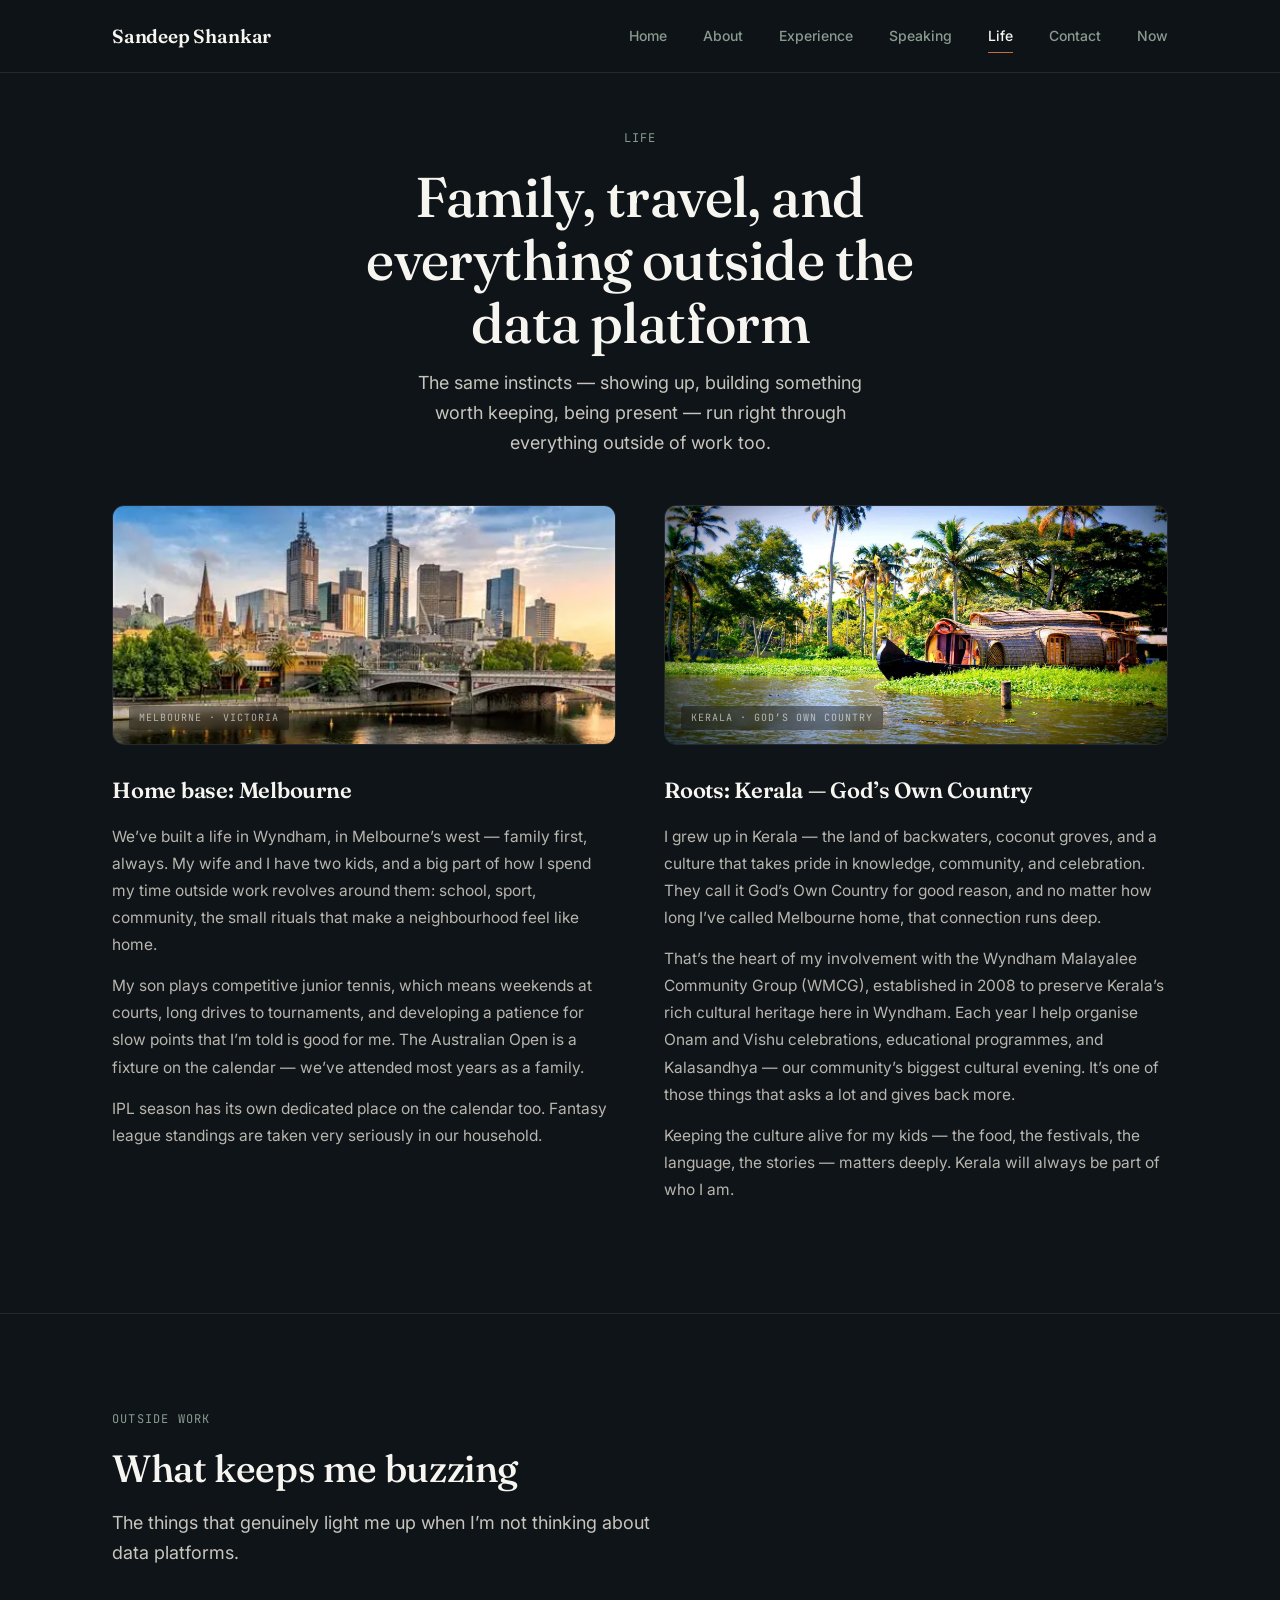
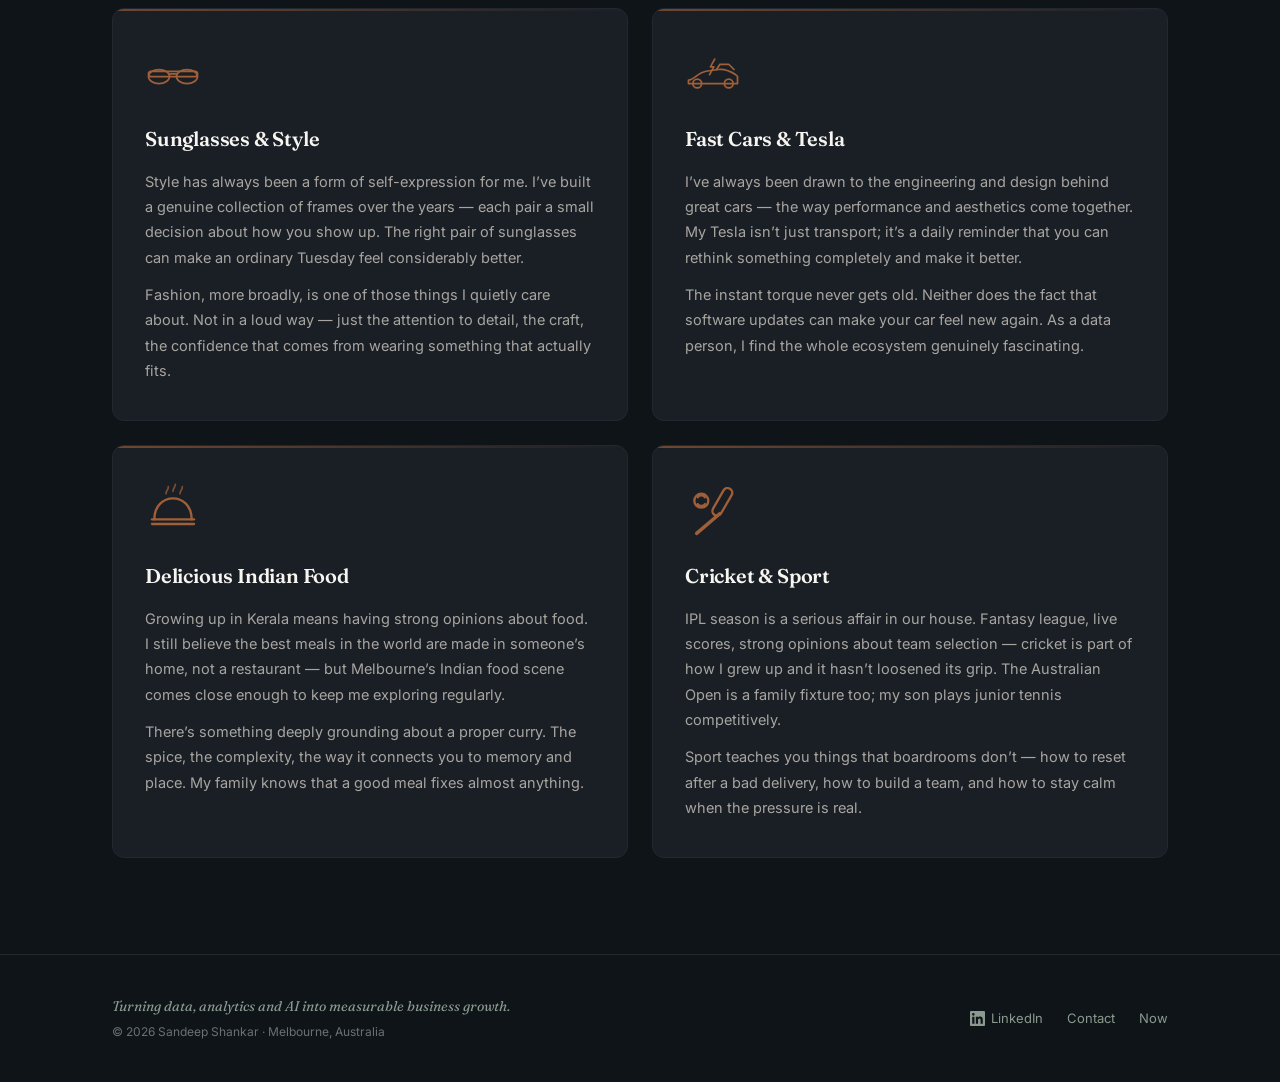
<file: life.html>
<!DOCTYPE html>
<html lang="en">
<head>
<meta charset="UTF-8">
<meta name="viewport" content="width=device-width, initial-scale=1.0">
<title>Life — Sandeep Shankar</title>
<meta name="description" content="Family, travel, and life outside of work.">
<link rel="preconnect" href="https://fonts.googleapis.com">
<link rel="preconnect" href="https://fonts.gstatic.com" crossorigin>
<link href="https://fonts.googleapis.com/css2?family=Fraunces:opsz,wght@9..144,400;9..144,500;9..144,600;9..144,700&family=Inter:wght@400;500;600;700&family=JetBrains+Mono:wght@400;500&display=swap" rel="stylesheet">
<link rel="stylesheet" href="shared.css">
<style>
  .page-header { padding: 56px 0 8px; text-align: center; }
  .page-header h1 { margin: 0 auto 14px; max-width: 600px; }
  .page-header .lede { margin: 0 auto; max-width: 480px; }
  .page-header .eyebrow { justify-content: center; }

  /* Photo gallery */
  .gallery-grid {
    display: grid;
    grid-template-columns: repeat(3, 1fr);
    gap: 16px;
  }
  @media (max-width: 760px) { .gallery-grid { grid-template-columns: repeat(2, 1fr); } }
  @media (max-width: 480px) { .gallery-grid { grid-template-columns: 1fr; } }

  .gallery-tile {
    position: relative;
    border-radius: 8px;
    overflow: hidden;
    border: 1px solid var(--hairline);
    aspect-ratio: 4/5;
  }
  .gallery-tile img { width: 100%; height: 100%; object-fit: cover; display: block; }
  .gallery-tile .g-cap {
    position: absolute;
    bottom: 0; left: 0; right: 0;
    padding: 12px 14px;
    background: linear-gradient(0deg, rgba(0,0,0,0.75), transparent);
    font-family: var(--font-mono);
    font-size: 11.5px;
    color: var(--cream);
  }
  .gallery-tile.placeholder {
    background: var(--ink-card);
    display: flex;
    align-items: center;
    justify-content: center;
    flex-direction: column;
    gap: 8px;
    color: var(--muted);
    cursor: default;
    transition: border-color 0.2s ease;
  }
  .gallery-tile.placeholder:hover { border-color: var(--hairline-light); }
  .gallery-tile.placeholder .ph-icon { font-size: 30px; opacity: 0.35; }
  .gallery-tile.placeholder .ph-label {
    font-family: var(--font-display);
    font-size: 15px;
    font-style: italic;
    color: var(--sage);
    text-align: center;
    padding: 0 18px;
    line-height: 1.4;
  }
  .gallery-tile.placeholder .ph-sub {
    font-family: var(--font-mono);
    font-size: 10.5px;
    color: var(--muted);
    text-align: center;
  }
  .gallery-tile.wide { aspect-ratio: 16/10; }
  @media (min-width: 761px) { .gallery-tile.span-2 { grid-column: span 2; } }

  /* Life intro two-column */
  .life-intro {
    display: grid;
    grid-template-columns: 1fr 1fr;
    gap: 48px;
    align-items: start;
  }
  @media (max-width: 760px) { .life-intro { grid-template-columns: 1fr; gap: 40px; } }

  /* Location image blocks */
  .location-img {
    border-radius: 12px;
    overflow: hidden;
    margin-bottom: 28px;
    border: 1px solid var(--hairline);
    position: relative;
    height: 240px;
  }
  .location-img img { width: 100%; height: 100%; object-fit: cover; display: block; }
  .location-img .loc-label {
    position: absolute;
    bottom: 14px;
    left: 16px;
    font-family: var(--font-mono);
    font-size: 10px;
    letter-spacing: 0.1em;
    text-transform: uppercase;
    color: rgba(255,255,255,0.6);
    background: rgba(0,0,0,0.35);
    padding: 4px 10px;
    border-radius: 3px;
    backdrop-filter: blur(4px);
  }

  .life-intro-block h3 { font-size: 22px; margin-bottom: 14px; }
  .life-intro-block p {
    font-size: 15.5px;
    line-height: 1.75;
    color: #B8B5AD;
    margin-bottom: 14px;
  }

  /* Photo prompt */
  .photo-prompt {
    background: var(--ink-card);
    border: 1px dashed var(--hairline-light);
    border-radius: 8px;
    padding: 20px 24px;
    margin-bottom: 24px;
  }
  .photo-prompt p {
    font-size: 12.5px;
    color: var(--muted);
    font-family: var(--font-mono);
    line-height: 1.65;
    margin: 0;
  }
  .photo-prompt code {
    color: var(--amber);
    background: rgba(194,112,61,0.1);
    padding: 1px 5px;
    border-radius: 3px;
    font-size: 11px;
  }

  /* ---------- What keeps me buzzing ---------- */
  .buzz-grid {
    display: grid;
    grid-template-columns: 1fr 1fr;
    gap: 24px;
  }
  @media (max-width: 760px) { .buzz-grid { grid-template-columns: 1fr; } }

  .buzz-card {
    background: var(--ink-card);
    border: 1px solid var(--hairline);
    border-radius: 12px;
    padding: 36px 32px;
    position: relative;
    overflow: hidden;
    transition: border-color 0.2s ease, transform 0.2s ease, box-shadow 0.2s ease;
  }
  .buzz-card::before {
    content: '';
    position: absolute;
    top: 0; left: 0; right: 0;
    height: 2px;
    background: linear-gradient(90deg, var(--amber), transparent);
    opacity: 0.5;
    transition: opacity 0.2s ease;
  }
  .buzz-card:hover {
    border-color: var(--hairline-light);
    transform: translateY(-3px);
    box-shadow: 0 16px 40px rgba(0,0,0,0.3);
  }
  .buzz-card:hover::before { opacity: 1; }

  .buzz-icon {
    width: 56px;
    height: 56px;
    display: flex;
    align-items: center;
    justify-content: center;
    margin-bottom: 22px;
    color: var(--amber);
    opacity: 0.8;
  }
  .buzz-icon svg {
    width: 100%;
    height: 100%;
  }
  .buzz-card h3 {
    font-size: 20px;
    margin-bottom: 14px;
    color: var(--cream);
  }
  .buzz-card p {
    font-size: 14.5px;
    line-height: 1.75;
    color: #A8A5A0;
    margin-bottom: 12px;
  }
  .buzz-card p:last-child { margin-bottom: 0; }

</style>
  <meta property="og:type" content="website">
  <meta property="og:title" content="Life — Sandeep Shankar">
  <meta property="og:description" content="Family, Melbourne, Kerala and everything outside the data platform.">
  <meta property="og:url" content="https://sandeepshankar.com/life.html">
  <meta property="og:image" content="https://sandeepshankar.com/og-image.jpg">
  <meta property="og:image:width" content="1200">
  <meta property="og:image:height" content="630">
  <meta name="twitter:card" content="summary_large_image">
  <meta name="twitter:title" content="Life — Sandeep Shankar">
  <meta name="twitter:description" content="Family, Melbourne, Kerala and everything outside the data platform.">
  <meta name="twitter:image" content="https://sandeepshankar.com/og-image.jpg">
</head>
<body>
<div id="reading-progress" role="progressbar" aria-hidden="true"></div>

<nav class="site-nav">
  <div class="wrap">
    <a href="index.html" class="nav-logo">Sandeep Shankar</a>
    <button type="button" class="nav-toggle" id="navToggle" aria-label="Toggle navigation" aria-expanded="false" onclick="var n=document.getElementById('navLinks');n.classList.toggle('open');this.setAttribute('aria-expanded',n.classList.contains('open'))">&#9776;</button>
    <div class="nav-links" id="navLinks">
      <a href="index.html">Home</a>
      <a href="about.html">About</a>
      <a href="experience.html">Experience</a>
      <a href="speaking.html">Speaking</a>
      <a href="life.html" class="active">Life</a>
      <a href="contact.html">Contact</a>
      <a href="now.html">Now</a>
    </div>
  </div>
</nav>

<header class="page-header">
  <div class="wrap">
    <div class="eyebrow">Life</div>
    <h1>Family, travel, and everything outside the data platform</h1>
    <p class="lede">The same instincts &mdash; showing up, building something worth keeping, being present &mdash; run right through everything outside of work too.</p>
  </div>
</header>

<section class="section" style="padding-top: 40px;">
  <div class="wrap">
    <div class="life-intro">

      <!-- Melbourne -->
      <div class="life-intro-block">
        <div class="location-img">
          <img src="melbourne.webp" alt="Melbourne cityscape" style="width:100%;height:100%;object-fit:cover;display:block;">
          <div class="loc-label">Melbourne &middot; Victoria</div>
        </div>
        <h3>Home base: Melbourne</h3>
        <p>We&rsquo;ve built a life in Wyndham, in Melbourne&rsquo;s west &mdash; family first, always. My wife and I have two kids, and a big part of how I spend my time outside work revolves around them: school, sport, community, the small rituals that make a neighbourhood feel like home.</p>
        <p>My son plays competitive junior tennis, which means weekends at courts, long drives to tournaments, and developing a patience for slow points that I&rsquo;m told is good for me. The Australian Open is a fixture on the calendar &mdash; we&rsquo;ve attended most years as a family.</p>
        <p>IPL season has its own dedicated place on the calendar too. Fantasy league standings are taken very seriously in our household.</p>
      </div>

      <!-- Kerala -->
      <div class="life-intro-block">
        <div class="location-img">
          <img src="kerala1.jpg" alt="Kerala backwaters — God's Own Country" style="width:100%;height:100%;object-fit:cover;display:block;">
          <div class="loc-label">Kerala &middot; God&rsquo;s Own Country</div>
        </div>
        <h3>Roots: Kerala &mdash; God&rsquo;s Own Country</h3>
        <p>I grew up in Kerala &mdash; the land of backwaters, coconut groves, and a culture that takes pride in knowledge, community, and celebration. They call it God&rsquo;s Own Country for good reason, and no matter how long I&rsquo;ve called Melbourne home, that connection runs deep.</p>
        <p>That&rsquo;s the heart of my involvement with the Wyndham Malayalee Community Group (WMCG), established in 2008 to preserve Kerala&rsquo;s rich cultural heritage here in Wyndham. Each year I help organise Onam and Vishu celebrations, educational programmes, and Kalasandhya &mdash; our community&rsquo;s biggest cultural evening. It&rsquo;s one of those things that asks a lot and gives back more.</p>
        <p>Keeping the culture alive for my kids &mdash; the food, the festivals, the language, the stories &mdash; matters deeply. Kerala will always be part of who I am.</p>
      </div>

    </div>
  </div>
</section>

<!-- What keeps me buzzing -->
<section class="section">
  <div class="wrap">
    <div class="section-head" style="margin-bottom: 40px;">
      <div class="eyebrow">Outside work</div>
      <h2>What keeps me buzzing</h2>
      <p class="lede">The things that genuinely light me up when I&rsquo;m not thinking about data platforms.</p>
    </div>

    <div class="buzz-grid">

      <div class="buzz-card">
        <div class="buzz-icon">
          <svg xmlns="http://www.w3.org/2000/svg" viewBox="0 0 64 32" fill="none" stroke="currentColor" stroke-width="2" stroke-linecap="round" stroke-linejoin="round">
            <ellipse cx="16" cy="20" rx="12" ry="8"/>
            <ellipse cx="48" cy="20" rx="12" ry="8"/>
            <rect x="4" y="14" width="56" height="6" rx="3"/>
            <path d="M28 17 h8"/>
          </svg>
        </div>
        <h3>Sunglasses &amp; Style</h3>
        <p>Style has always been a form of self-expression for me. I&rsquo;ve built a genuine collection of frames over the years &mdash; each pair a small decision about how you show up. The right pair of sunglasses can make an ordinary Tuesday feel considerably better.</p>
        <p>Fashion, more broadly, is one of those things I quietly care about. Not in a loud way &mdash; just the attention to detail, the craft, the confidence that comes from wearing something that actually fits.</p>
      </div>

      <div class="buzz-card">
        <div class="buzz-icon">
          <svg xmlns="http://www.w3.org/2000/svg" viewBox="0 0 64 40" fill="none" stroke="currentColor" stroke-width="2" stroke-linecap="round" stroke-linejoin="round">
            <path d="M4 28 C10 28 14 20 24 18 L38 16 C46 15 52 18 58 22 L60 24 L60 32 L4 32 Z"/>
            <circle cx="14" cy="32" r="5"/>
            <circle cx="50" cy="32" r="5"/>
            <path d="M36 16 L40 10 L50 10 L56 16"/>
            <!-- lightning bolt -->
            <path d="M34 4 L29 13 L33 13 L28 22" stroke-width="1.8"/>
          </svg>
        </div>
        <h3>Fast Cars &amp; Tesla</h3>
        <p>I&rsquo;ve always been drawn to the engineering and design behind great cars &mdash; the way performance and aesthetics come together. My Tesla isn&rsquo;t just transport; it&rsquo;s a daily reminder that you can rethink something completely and make it better.</p>
        <p>The instant torque never gets old. Neither does the fact that software updates can make your car feel new again. As a data person, I find the whole ecosystem genuinely fascinating.</p>
      </div>

      <div class="buzz-card">
        <div class="buzz-icon">
          <svg xmlns="http://www.w3.org/2000/svg" viewBox="0 0 48 48" fill="none" stroke="currentColor" stroke-width="2" stroke-linecap="round" stroke-linejoin="round">
            <path d="M8 32 C8 20 16 14 24 14 C32 14 40 20 40 32"/>
            <line x1="6" y1="32" x2="42" y2="32"/>
            <line x1="6" y1="36" x2="42" y2="36"/>
            <!-- steam -->
            <path d="M18 10 C18 7 20 7 20 4" stroke-width="1.5" opacity="0.7"/>
            <path d="M24 8 C24 5 26 5 26 2" stroke-width="1.5" opacity="0.7"/>
            <path d="M30 10 C30 7 32 7 32 4" stroke-width="1.5" opacity="0.7"/>
          </svg>
        </div>
        <h3>Delicious Indian Food</h3>
        <p>Growing up in Kerala means having strong opinions about food. I still believe the best meals in the world are made in someone&rsquo;s home, not a restaurant &mdash; but Melbourne&rsquo;s Indian food scene comes close enough to keep me exploring regularly.</p>
        <p>There&rsquo;s something deeply grounding about a proper curry. The spice, the complexity, the way it connects you to memory and place. My family knows that a good meal fixes almost anything.</p>
      </div>

      <div class="buzz-card">
        <div class="buzz-icon">
          <svg xmlns="http://www.w3.org/2000/svg" viewBox="0 0 48 48" fill="none" stroke="currentColor" stroke-width="2" stroke-linecap="round" stroke-linejoin="round">
            <!-- cricket bat + ball -->
            <rect x="28" y="4" width="8" height="26" rx="4" transform="rotate(30 32 17)"/>
            <line x1="30" y1="27" x2="10" y2="44" stroke-width="3"/>
            <circle cx="14" cy="16" r="6"/>
            <path d="M11 13 C12 11 16 11 17 13"/>
            <path d="M11 19 C12 21 16 21 17 19"/>
          </svg>
        </div>
        <h3>Cricket &amp; Sport</h3>
        <p>IPL season is a serious affair in our house. Fantasy league, live scores, strong opinions about team selection &mdash; cricket is part of how I grew up and it hasn&rsquo;t loosened its grip. The Australian Open is a family fixture too; my son plays junior tennis competitively.</p>
        <p>Sport teaches you things that boardrooms don&rsquo;t &mdash; how to reset after a bad delivery, how to build a team, and how to stay calm when the pressure is real.</p>
      </div>

    </div>
  </div>
</section>

<footer class="site-footer">
  <div class="wrap">
  <div class="footer-left">
    <div class="footer-tagline">Turning data, analytics and AI into measurable business growth.</div>
    <p>&copy; 2026 Sandeep Shankar &middot; Melbourne, Australia</p>
  </div>
  <div class="footer-links">
    <a href="https://www.linkedin.com/in/sandeep-shankar-cdmp-25a88143/" target="_blank" rel="noopener"><svg xmlns="http://www.w3.org/2000/svg" viewBox="0 0 24 24" fill="currentColor"><path d="M20.447 20.452h-3.554v-5.569c0-1.328-.027-3.037-1.852-3.037-1.853 0-2.136 1.445-2.136 2.939v5.667H9.351V9h3.414v1.561h.046c.477-.9 1.637-1.85 3.37-1.85 3.601 0 4.267 2.37 4.267 5.455v6.286zM5.337 7.433a2.062 2.062 0 0 1-2.063-2.065 2.064 2.064 0 1 1 2.063 2.065zm1.782 13.019H3.555V9h3.564v11.452zM22.225 0H1.771C.792 0 0 .774 0 1.729v20.542C0 23.227.792 24 1.771 24h20.451C23.2 24 24 23.227 24 22.271V1.729C24 .774 23.2 0 22.222 0h.003z"/></svg>LinkedIn</a>
    <a href="contact.html">Contact</a>
    <a href="now.html">Now</a>
  </div>
  </div>
</footer>

<script src="shared.js"></script>
<button id="back-to-top" aria-label="Back to top" title="Back to top">&uarr;</button>
</body>
</html>
                                                                                                                                                                                                                                                                                                                                                                                                                                                                                                                                                                                                                                                                                                                                                                                                                                                                                                                     
</file>
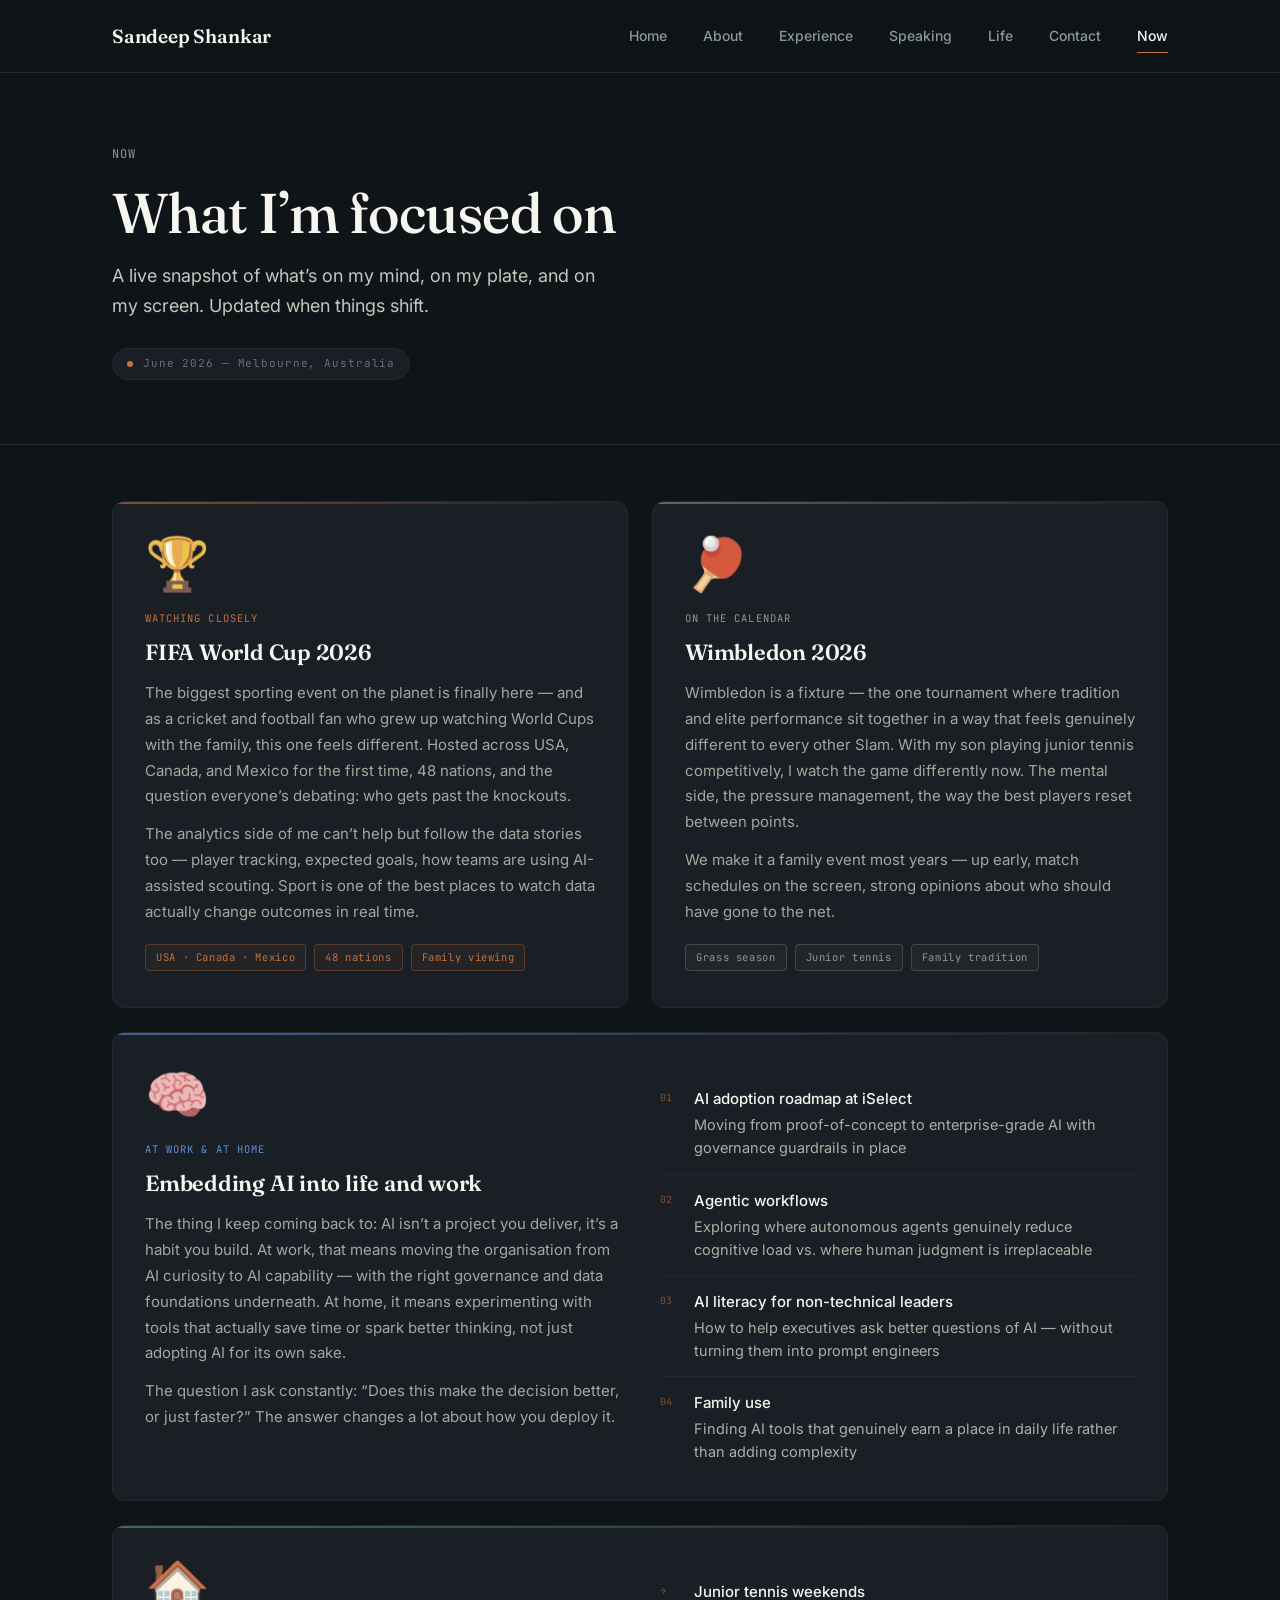
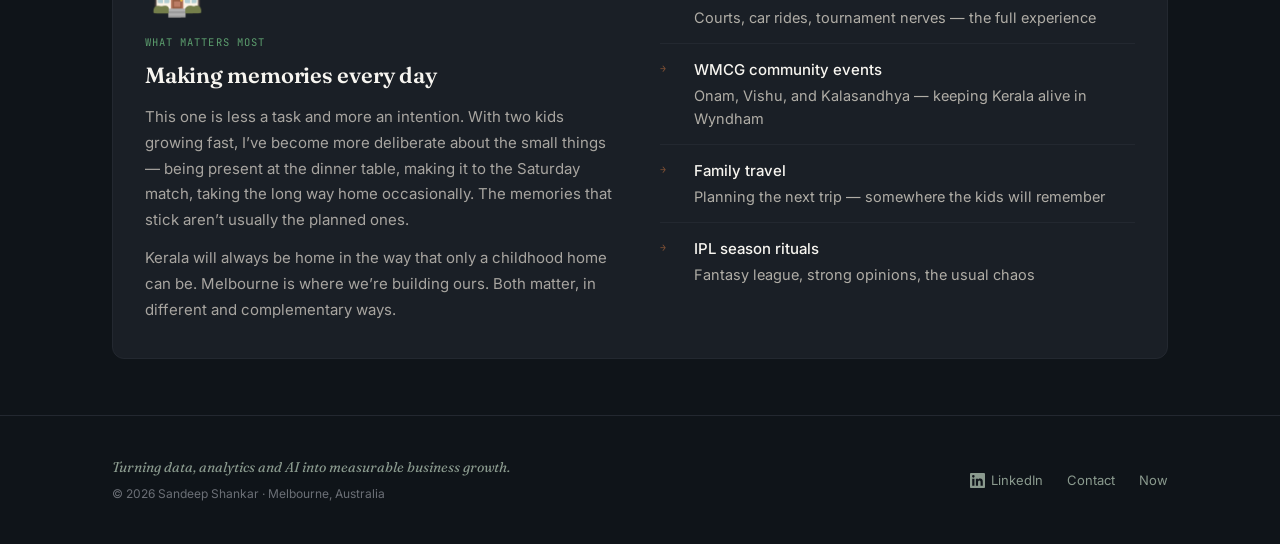
<file: now.html>
<!DOCTYPE html>
<html lang="en">
<head>
<meta charset="UTF-8">
<meta name="viewport" content="width=device-width, initial-scale=1.0">
<title>Now — Sandeep Shankar</title>
<meta name="description" content="What Sandeep Shankar is focused on right now.">
<meta property="og:type" content="website">
<meta property="og:title" content="Now — Sandeep Shankar">
<meta property="og:description" content="What I'm working on, watching, and thinking about right now.">
<meta property="og:url" content="https://sandeepshankar.com/now.html">
<meta property="og:image" content="https://sandeepshankar.com/og-image.jpg">
<link rel="preconnect" href="https://fonts.googleapis.com">
<link rel="preconnect" href="https://fonts.gstatic.com" crossorigin>
<link href="https://fonts.googleapis.com/css2?family=Fraunces:opsz,wght@9..144,400;9..144,500;9..144,600;9..144,700&family=Inter:wght@400;500;600;700&family=JetBrains+Mono:wght@400;500&display=swap" rel="stylesheet">
<link rel="stylesheet" href="shared.css">
<style>
  /* Hero */
  .now-hero {
    padding: 72px 0 64px;
    border-bottom: 1px solid var(--hairline);
    position: relative;
    overflow: hidden;
  }
  .now-hero h1 { margin-bottom: 16px; max-width: 640px; }
  .now-hero .lede { max-width: 500px; }
  .updated {
    display: inline-flex;
    align-items: center;
    gap: 10px;
    font-family: var(--font-mono);
    font-size: 11px;
    letter-spacing: 0.08em;
    color: var(--muted);
    margin-top: 28px;
    background: var(--ink-card);
    border: 1px solid var(--hairline);
    border-radius: 100px;
    padding: 6px 14px;
  }
  .live-dot {
    width: 6px; height: 6px;
    border-radius: 50%;
    background: var(--amber);
    animation: live-pulse 2.5s ease infinite;
    flex-shrink: 0;
  }
  @keyframes live-pulse { 0%,100%{opacity:1;} 50%{opacity:0.25;} }

  /* Now cards grid */
  .now-cards {
    display: grid;
    grid-template-columns: 1fr 1fr;
    gap: 24px;
    padding: 56px 0;
  }
  @media (max-width: 700px) { .now-cards { grid-template-columns: 1fr; } }

  .now-card {
    background: var(--ink-card);
    border: 1px solid var(--hairline);
    border-radius: 12px;
    padding: 36px 32px;
    position: relative;
    overflow: hidden;
    transition: border-color 0.2s ease, transform 0.2s ease, box-shadow 0.2s ease;
  }
  .now-card:hover {
    border-color: var(--hairline-light);
    transform: translateY(-3px);
    box-shadow: 0 16px 48px rgba(0,0,0,0.3);
  }
  .now-card::before {
    content: '';
    position: absolute;
    top: 0; left: 0; right: 0;
    height: 2px;
    transition: opacity 0.2s ease;
    opacity: 0.6;
  }
  .now-card:hover::before { opacity: 1; }
  .now-card.c-amber::before { background: linear-gradient(90deg, var(--amber), transparent); }
  .now-card.c-sage::before  { background: linear-gradient(90deg, var(--sage), transparent); }
  .now-card.c-blue::before  { background: linear-gradient(90deg, #5B8FD4, transparent); }
  .now-card.c-green::before { background: linear-gradient(90deg, #5C9E6E, transparent); }

  /* Card accent glyph */
  .now-glyph {
    font-size: 52px;
    line-height: 1;
    margin-bottom: 20px;
    display: block;
    filter: saturate(0.7);
  }

  .now-card-eyebrow {
    font-family: var(--font-mono);
    font-size: 10.5px;
    letter-spacing: 0.1em;
    text-transform: uppercase;
    margin-bottom: 12px;
  }
  .c-amber .now-card-eyebrow { color: var(--amber); }
  .c-sage  .now-card-eyebrow { color: var(--sage); }
  .c-blue  .now-card-eyebrow { color: #5B8FD4; }
  .c-green .now-card-eyebrow { color: #5C9E6E; }

  .now-card h3 { font-size: 22px; margin-bottom: 14px; line-height: 1.25; }
  .now-card p  { font-size: 15px; color: #A8A5A0; line-height: 1.72; margin-bottom: 12px; }
  .now-card p:last-child { margin-bottom: 0; }

  /* Tags inside cards */
  .now-tags { display: flex; flex-wrap: wrap; gap: 8px; margin-top: 20px; }
  .now-tag {
    font-family: var(--font-mono);
    font-size: 10.5px;
    letter-spacing: 0.06em;
    padding: 4px 10px;
    border-radius: 4px;
    border: 1px solid;
  }
  .c-amber .now-tag { color: var(--amber); border-color: rgba(194,112,61,0.3); background: rgba(194,112,61,0.06); }
  .c-sage  .now-tag { color: var(--sage);  border-color: rgba(138,154,142,0.3); background: rgba(138,154,142,0.06); }
  .c-blue  .now-tag { color: #5B8FD4; border-color: rgba(91,143,212,0.3); background: rgba(91,143,212,0.06); }
  .c-green .now-tag { color: #5C9E6E; border-color: rgba(92,158,110,0.3); background: rgba(92,158,110,0.06); }

  /* Wide card spans full width */
  @media (min-width: 701px) { .now-card.wide { grid-column: span 2; } }
  .now-card.wide .wide-inner {
    display: grid;
    grid-template-columns: 1fr 1fr;
    gap: 40px;
    align-items: start;
  }
  @media (max-width: 700px) { .now-card.wide .wide-inner { grid-template-columns: 1fr; gap: 24px; } }

  /* Working-on list inside wide card */
  .focus-list { display: flex; flex-direction: column; gap: 0; margin-top: 4px; }
  .focus-item {
    display: flex;
    gap: 14px;
    padding: 14px 0;
    border-bottom: 1px solid var(--hairline);
    align-items: flex-start;
  }
  .focus-item:last-child { border-bottom: none; padding-bottom: 0; }
  .focus-num {
    font-family: var(--font-mono);
    font-size: 10px;
    color: var(--amber);
    opacity: 0.6;
    padding-top: 3px;
    flex-shrink: 0;
    width: 20px;
  }
  .focus-text { font-size: 14.5px; color: #B0ADA6; line-height: 1.6; }
  .focus-text strong { color: var(--cream); font-weight: 500; display: block; margin-bottom: 2px; font-size: 15px; }

  /* Footer note */
  .now-footer-note {
    padding: 32px 0 64px;
    border-top: 1px solid var(--hairline);
  }
  .now-footer-note a {
    font-family: var(--font-mono);
    font-size: 11.5px;
    color: var(--muted);
    letter-spacing: 0.05em;
    text-decoration: underline;
    text-underline-offset: 3px;
  }
  .now-footer-note a:hover { color: var(--sage); }
</style>
</head>
<body>
<div id="reading-progress" role="progressbar" aria-hidden="true"></div>

<nav class="site-nav">
  <div class="wrap">
    <a href="index.html" class="nav-logo">Sandeep Shankar</a>
    <button type="button" class="nav-toggle" id="navToggle" aria-label="Toggle navigation" aria-expanded="false" onclick="var n=document.getElementById('navLinks');n.classList.toggle('open');this.setAttribute('aria-expanded',n.classList.contains('open'))">&#9776;</button>
    <div class="nav-links" id="navLinks">
      <a href="index.html">Home</a>
      <a href="about.html">About</a>
      <a href="experience.html">Experience</a>
      <a href="speaking.html">Speaking</a>
      <a href="life.html">Life</a>
      <a href="contact.html">Contact</a>
      <a href="now.html" class="active">Now</a>
    </div>
  </div>
</nav>

<div class="now-hero">
  <div class="wrap">
    <div class="eyebrow">Now</div>
    <h1>What I&rsquo;m focused on</h1>
    <p class="lede">A live snapshot of what&rsquo;s on my mind, on my plate, and on my screen. Updated when things shift.</p>
    <div class="updated">
      <span class="live-dot"></span>
      June 2026 &mdash; Melbourne, Australia
    </div>
  </div>
</div>

<div class="wrap">
  <div class="now-cards">

    <!-- FIFA World Cup 2026 -->
    <div class="now-card c-amber">
      <span class="now-glyph">&#127942;</span>
      <div class="now-card-eyebrow">Watching closely</div>
      <h3>FIFA World Cup 2026</h3>
      <p>The biggest sporting event on the planet is finally here &mdash; and as a cricket and football fan who grew up watching World Cups with the family, this one feels different. Hosted across USA, Canada, and Mexico for the first time, 48 nations, and the question everyone&rsquo;s debating: who gets past the knockouts.</p>
      <p>The analytics side of me can&rsquo;t help but follow the data stories too &mdash; player tracking, expected goals, how teams are using AI-assisted scouting. Sport is one of the best places to watch data actually change outcomes in real time.</p>
      <div class="now-tags">
        <span class="now-tag">USA &middot; Canada &middot; Mexico</span>
        <span class="now-tag">48 nations</span>
        <span class="now-tag">Family viewing</span>
      </div>
    </div>

    <!-- Wimbledon -->
    <div class="now-card c-sage">
      <span class="now-glyph">&#127955;</span>
      <div class="now-card-eyebrow">On the calendar</div>
      <h3>Wimbledon 2026</h3>
      <p>Wimbledon is a fixture &mdash; the one tournament where tradition and elite performance sit together in a way that feels genuinely different to every other Slam. With my son playing junior tennis competitively, I watch the game differently now. The mental side, the pressure management, the way the best players reset between points.</p>
      <p>We make it a family event most years &mdash; up early, match schedules on the screen, strong opinions about who should have gone to the net.</p>
      <div class="now-tags">
        <span class="now-tag">Grass season</span>
        <span class="now-tag">Junior tennis</span>
        <span class="now-tag">Family tradition</span>
      </div>
    </div>

    <!-- Embedding AI -->
    <div class="now-card c-blue wide">
      <div class="wide-inner">
        <div>
          <span class="now-glyph">&#129504;</span>
          <div class="now-card-eyebrow">At work &amp; at home</div>
          <h3>Embedding AI into life and work</h3>
          <p>The thing I keep coming back to: AI isn&rsquo;t a project you deliver, it&rsquo;s a habit you build. At work, that means moving the organisation from AI curiosity to AI capability &mdash; with the right governance and data foundations underneath. At home, it means experimenting with tools that actually save time or spark better thinking, not just adopting AI for its own sake.</p>
          <p>The question I ask constantly: &ldquo;Does this make the decision better, or just faster?&rdquo; The answer changes a lot about how you deploy it.</p>
        </div>
        <div>
          <div class="focus-list">
            <div class="focus-item">
              <div class="focus-num">01</div>
              <div class="focus-text"><strong>AI adoption roadmap at iSelect</strong>Moving from proof-of-concept to enterprise-grade AI with governance guardrails in place</div>
            </div>
            <div class="focus-item">
              <div class="focus-num">02</div>
              <div class="focus-text"><strong>Agentic workflows</strong>Exploring where autonomous agents genuinely reduce cognitive load vs. where human judgment is irreplaceable</div>
            </div>
            <div class="focus-item">
              <div class="focus-num">03</div>
              <div class="focus-text"><strong>AI literacy for non-technical leaders</strong>How to help executives ask better questions of AI &mdash; without turning them into prompt engineers</div>
            </div>
            <div class="focus-item">
              <div class="focus-num">04</div>
              <div class="focus-text"><strong>Family use</strong>Finding AI tools that genuinely earn a place in daily life rather than adding complexity</div>
            </div>
          </div>
        </div>
      </div>
    </div>

    <!-- Making memories -->
    <div class="now-card c-green wide">
      <div class="wide-inner">
        <div>
          <span class="now-glyph">&#127968;</span>
          <div class="now-card-eyebrow">What matters most</div>
          <h3>Making memories every day</h3>
          <p>This one is less a task and more an intention. With two kids growing fast, I&rsquo;ve become more deliberate about the small things &mdash; being present at the dinner table, making it to the Saturday match, taking the long way home occasionally. The memories that stick aren&rsquo;t usually the planned ones.</p>
          <p>Kerala will always be home in the way that only a childhood home can be. Melbourne is where we&rsquo;re building ours. Both matter, in different and complementary ways.</p>
        </div>
        <div>
          <div class="focus-list">
            <div class="focus-item">
              <div class="focus-num">&rarr;</div>
              <div class="focus-text"><strong>Junior tennis weekends</strong>Courts, car rides, tournament nerves &mdash; the full experience</div>
            </div>
            <div class="focus-item">
              <div class="focus-num">&rarr;</div>
              <div class="focus-text"><strong>WMCG community events</strong>Onam, Vishu, and Kalasandhya &mdash; keeping Kerala alive in Wyndham</div>
            </div>
            <div class="focus-item">
              <div class="focus-num">&rarr;</div>
              <div class="focus-text"><strong>Family travel</strong>Planning the next trip &mdash; somewhere the kids will remember</div>
            </div>
            <div class="focus-item">
              <div class="focus-num">&rarr;</div>
              <div class="focus-text"><strong>IPL season rituals</strong>Fantasy league, strong opinions, the usual chaos</div>
            </div>
          </div>
        </div>
      </div>
    </div>

  </div>


</div>

<footer class="site-footer">
  <div class="wrap">
  <div class="footer-left">
    <div class="footer-tagline">Turning data, analytics and AI into measurable business growth.</div>
    <p>&copy; 2026 Sandeep Shankar &middot; Melbourne, Australia</p>
  </div>
  <div class="footer-links">
    <a href="https://www.linkedin.com/in/sandeep-shankar-cdmp-25a88143/" target="_blank" rel="noopener"><svg xmlns="http://www.w3.org/2000/svg" viewBox="0 0 24 24" fill="currentColor"><path d="M20.447 20.452h-3.554v-5.569c0-1.328-.027-3.037-1.852-3.037-1.853 0-2.136 1.445-2.136 2.939v5.667H9.351V9h3.414v1.561h.046c.477-.9 1.637-1.85 3.37-1.85 3.601 0 4.267 2.37 4.267 5.455v6.286zM5.337 7.433a2.062 2.062 0 0 1-2.063-2.065 2.064 2.064 0 1 1 2.063 2.065zm1.782 13.019H3.555V9h3.564v11.452zM22.225 0H1.771C.792 0 0 .774 0 1.729v20.542C0 23.227.792 24 1.771 24h20.451C23.2 24 24 23.227 24 22.271V1.729C24 .774 23.2 0 22.222 0h.003z"/></svg>LinkedIn</a>
    <a href="contact.html">Contact</a>
    <a href="now.html">Now</a>
  </div>
  </div>
</footer>

<script src="shared.js"></script>
<button id="back-to-top" aria-label="Back to top" title="Back to top">&uarr;</button>
</body>
</html>
</file>
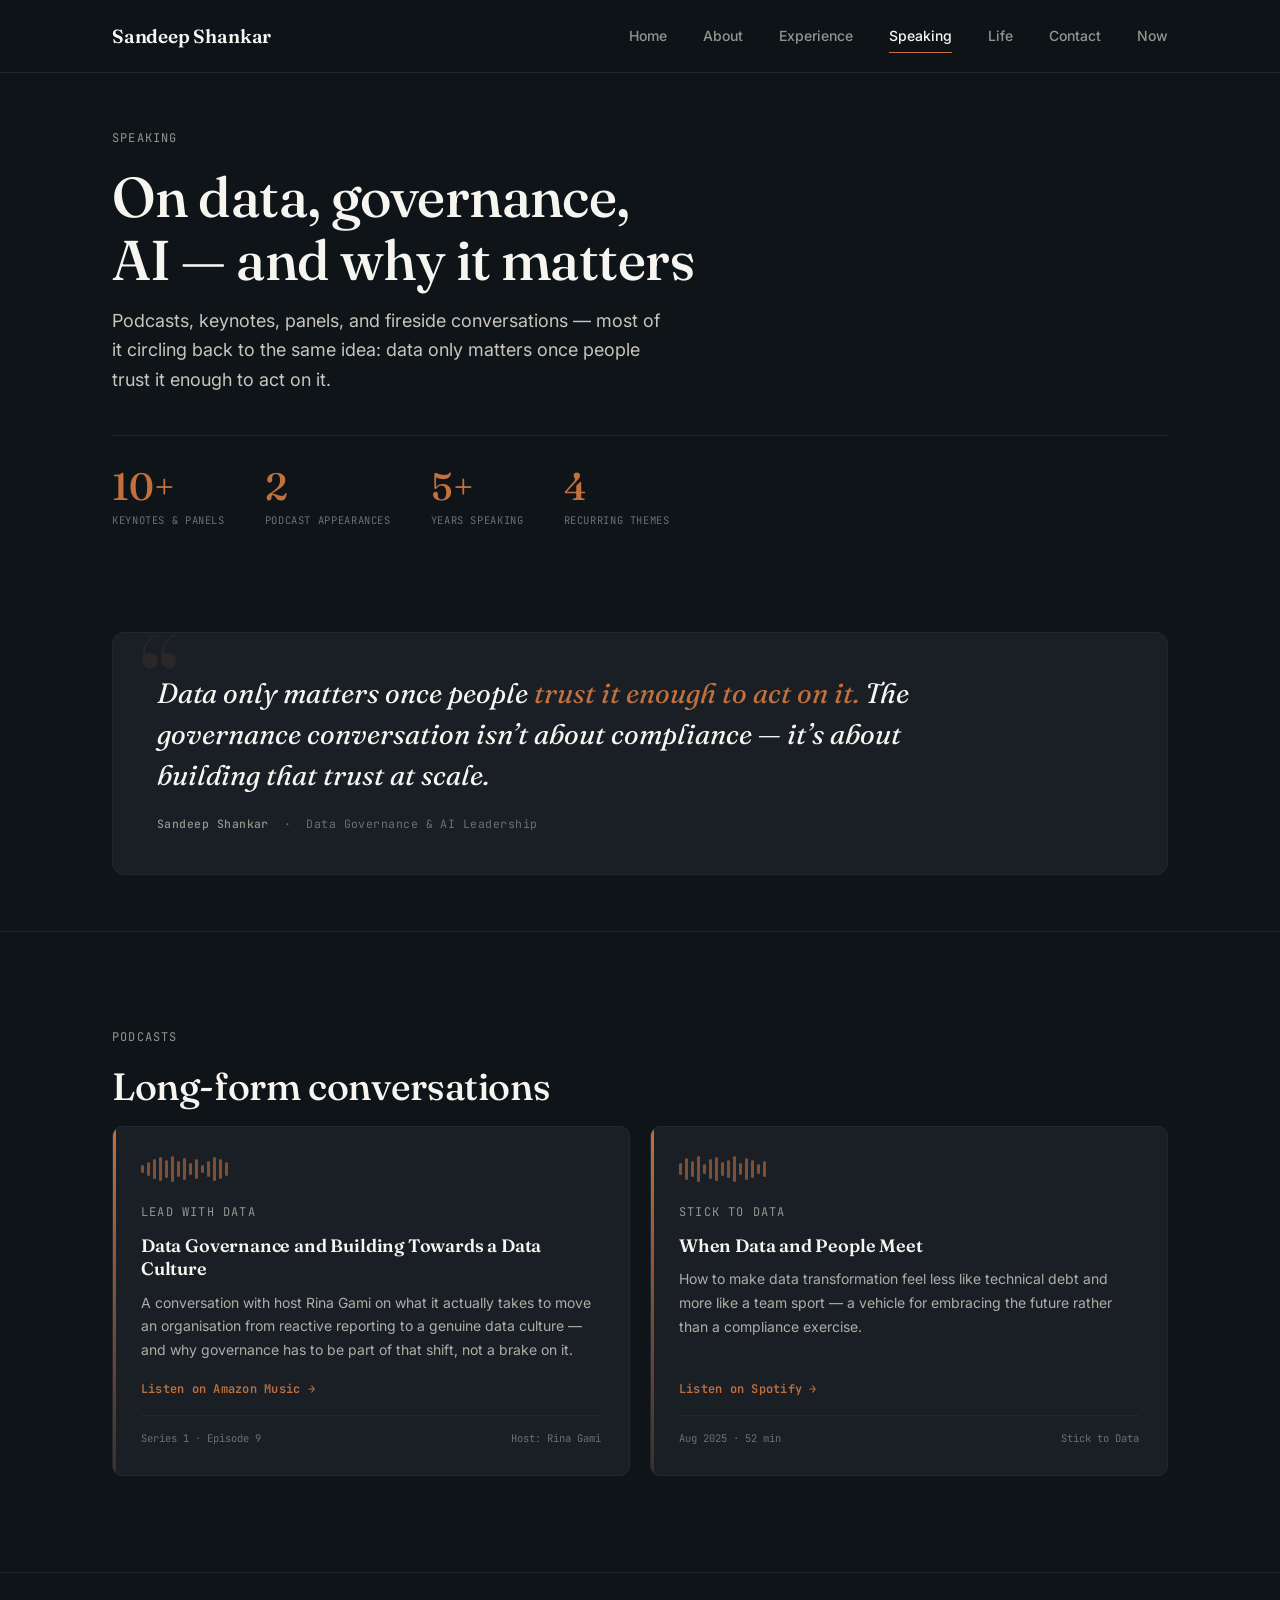
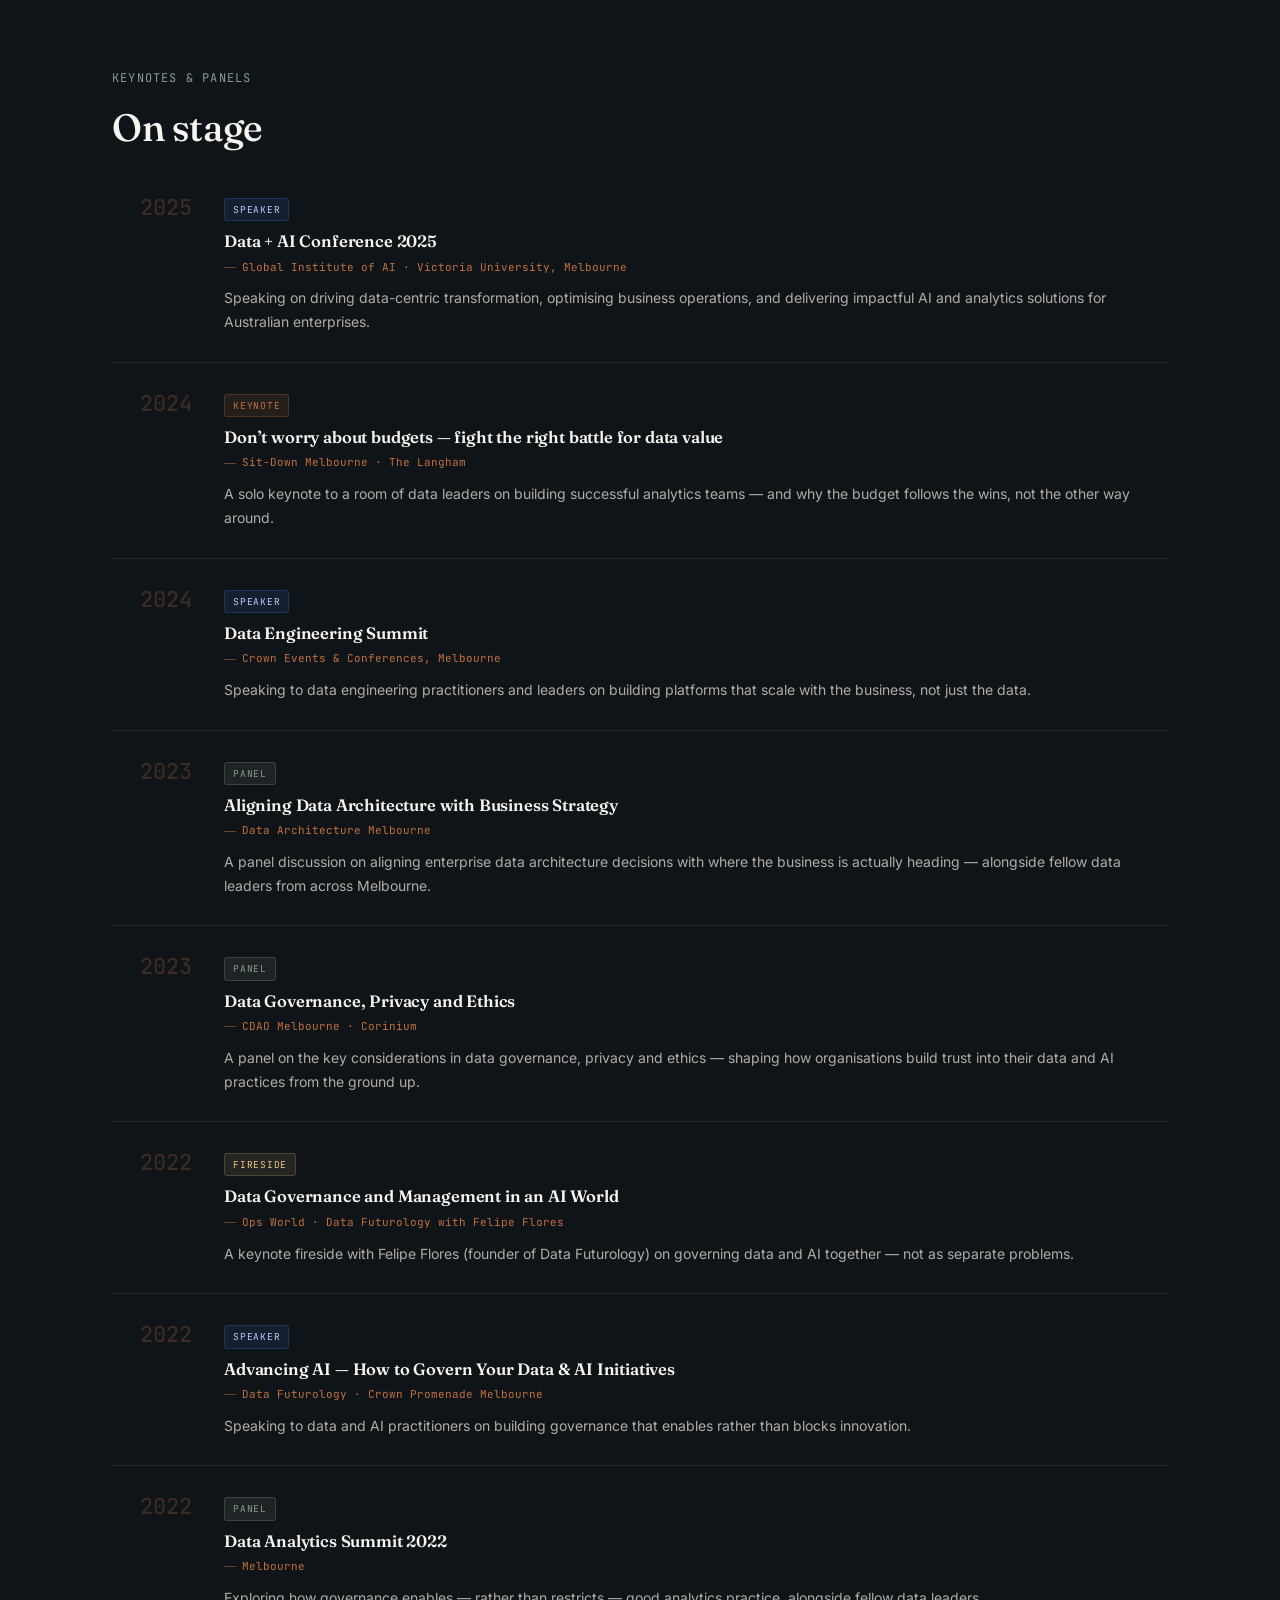
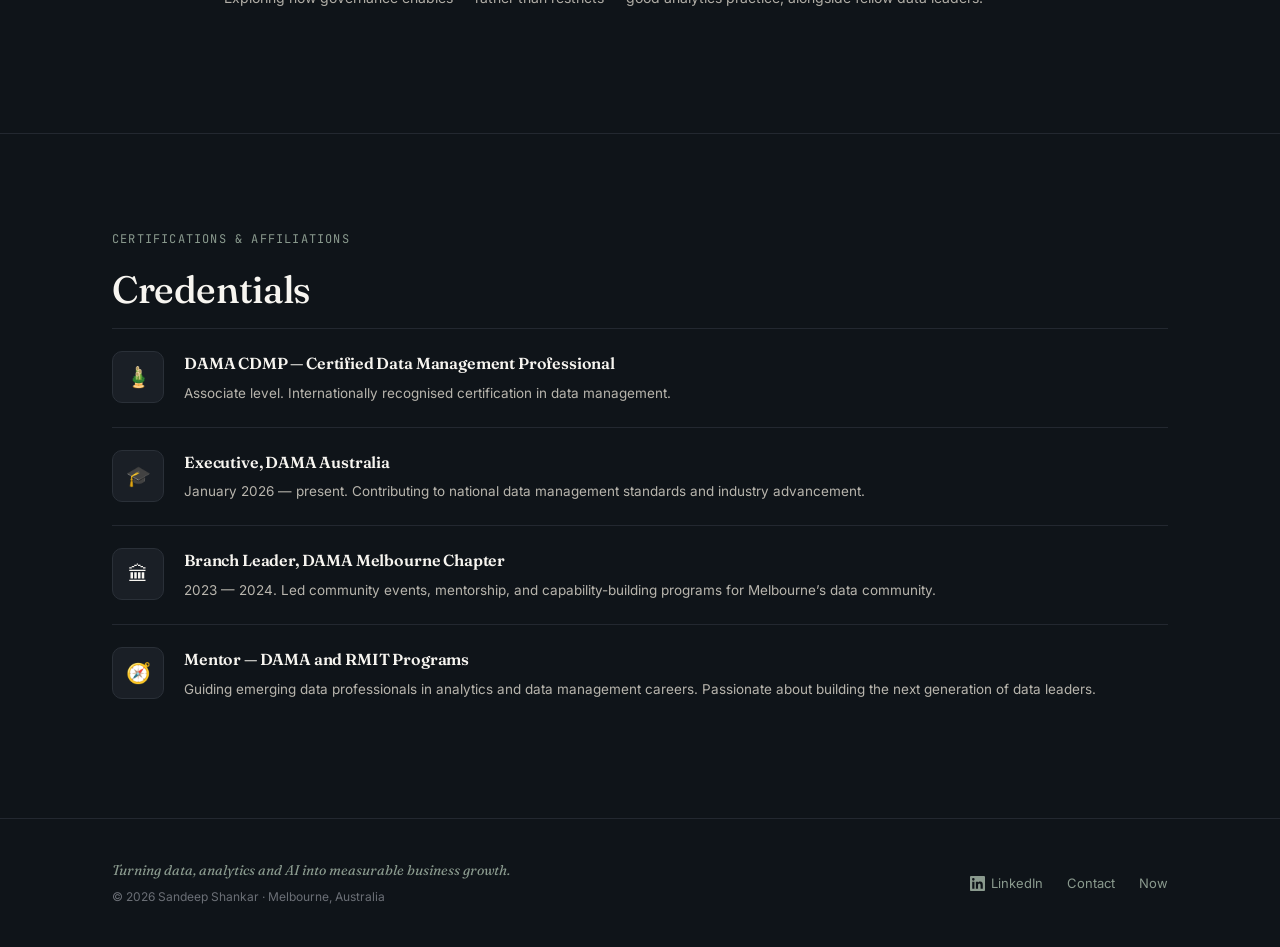
<file: speaking.html>
<!DOCTYPE html>
<html lang="en">
<head>
<meta charset="UTF-8">
<meta name="viewport" content="width=device-width, initial-scale=1.0">
<title>Speaking — Sandeep Shankar</title>
<meta name="description" content="Podcasts, keynotes, and panels on data governance, AI, self-service analytics, and leading data teams.">
<link rel="preconnect" href="https://fonts.googleapis.com">
<link rel="preconnect" href="https://fonts.gstatic.com" crossorigin>
<link href="https://fonts.googleapis.com/css2?family=Fraunces:opsz,wght@9..144,400;9..144,500;9..144,600;9..144,700&family=Inter:wght@400;500;600;700&family=JetBrains+Mono:wght@400;500&display=swap" rel="stylesheet">
<link rel="stylesheet" href="shared.css">
<style>
  .page-header { padding: 56px 0 48px; }
  .page-header h1 { margin-bottom: 14px; max-width: 700px; }

  /* Speaking stats */
  .speaking-stats {
    display: flex;
    gap: 40px;
    flex-wrap: wrap;
    margin-top: 40px;
    padding-top: 32px;
    border-top: 1px solid var(--hairline);
  }
  .sp-stat .sp-num {
    font-family: var(--font-display);
    font-size: 38px;
    font-weight: 500;
    color: var(--amber);
    line-height: 1;
    margin-bottom: 6px;
  }
  .sp-stat .sp-label {
    font-family: var(--font-mono);
    font-size: 10.5px;
    letter-spacing: 0.06em;
    text-transform: uppercase;
    color: var(--muted);
  }

  /* Featured quote */
  .speaking-quote {
    background: var(--ink-card);
    border: 1px solid var(--hairline);
    border-radius: 12px;
    padding: 40px 44px;
    position: relative;
    overflow: hidden;
    margin-bottom: 0;
  }
  .speaking-quote::before {
    content: '\201C';
    position: absolute;
    top: -10px;
    left: 28px;
    font-family: var(--font-display);
    font-size: 140px;
    color: var(--amber);
    opacity: 0.1;
    line-height: 1;
    pointer-events: none;
  }
  .speaking-quote blockquote {
    font-family: var(--font-display);
    font-size: clamp(20px, 2.6vw, 28px);
    font-style: italic;
    color: var(--cream);
    line-height: 1.45;
    margin: 0 0 20px;
    position: relative;
    z-index: 1;
    max-width: 780px;
  }
  .speaking-quote blockquote em { color: var(--amber); font-style: italic; }
  .speaking-quote .sq-source {
    font-family: var(--font-mono);
    font-size: 11.5px;
    color: var(--muted);
    letter-spacing: 0.04em;
  }
  .speaking-quote .sq-source strong { color: var(--sage); font-weight: 500; }

  /* Podcast cards */
  .podcast-grid {
    display: grid;
    grid-template-columns: 1fr 1fr;
    gap: 20px;
  }
  @media (max-width: 760px) { .podcast-grid { grid-template-columns: 1fr; } }

  .podcast-card {
    background: var(--ink-card);
    border: 1px solid var(--hairline);
    border-radius: 10px;
    padding: 28px;
    display: flex;
    flex-direction: column;
    position: relative;
    overflow: hidden;
    transition: border-color 0.2s ease, transform 0.2s ease, box-shadow 0.2s ease;
  }
  .podcast-card::before {
    content: '';
    position: absolute;
    left: 0; top: 0; bottom: 0;
    width: 3px;
    background: linear-gradient(180deg, var(--amber), rgba(194,112,61,0.2));
    border-radius: 10px 0 0 10px;
  }
  .podcast-card:hover {
    border-color: rgba(194,112,61,0.35);
    transform: translateY(-3px);
    box-shadow: 0 10px 30px rgba(0,0,0,0.3);
  }

  /* Waveform visual */
  .podcast-wave {
    display: flex;
    align-items: center;
    gap: 3px;
    height: 28px;
    margin-bottom: 20px;
  }
  .podcast-wave span {
    display: block;
    width: 3px;
    background: var(--amber);
    border-radius: 2px;
    opacity: 0.6;
  }

  .podcast-card .eyebrow { margin-bottom: 12px; }
  .podcast-card h3 { font-size: 18px; margin-bottom: 10px; line-height: 1.3; }
  .podcast-card p { font-size: 14px; flex-grow: 1; margin-bottom: 18px; color: #B0ADA6; }
  .podcast-card .listen-link {
    display: inline-flex;
    align-items: center;
    gap: 8px;
    font-family: var(--font-mono);
    font-size: 12px;
    color: var(--amber);
    font-weight: 600;
    letter-spacing: 0.02em;
    transition: color 0.15s ease, gap 0.15s ease;
  }
  .podcast-card .listen-link:hover { color: var(--amber-bright); gap: 12px; }
  .podcast-card .meta-row {
    display: flex;
    justify-content: space-between;
    align-items: center;
    margin-top: 16px;
    padding-top: 14px;
    border-top: 1px solid var(--hairline);
  }
  .podcast-card .meta-row span {
    font-family: var(--font-mono);
    font-size: 10.5px;
    color: var(--muted);
  }

  /* Engagement rows */
  .engagement-list { display: flex; flex-direction: column; }
  .engagement-row {
    display: grid;
    grid-template-columns: 80px 1fr;
    gap: 24px 32px;
    padding: 28px 0;
    border-top: 1px solid var(--hairline);
    transition: background 0.15s ease;
  }
  .engagement-row:first-child { border-top: none; }
  .engagement-row:hover { background: rgba(255,255,255,0.01); border-radius: 8px; }
  @media (max-width: 700px) { .engagement-row { grid-template-columns: 1fr; gap: 6px; } }

  .engagement-date {
    font-family: var(--font-mono);
    font-size: 22px;
    font-weight: 500;
    color: rgba(194,112,61,0.25);
    line-height: 1;
    padding-top: 2px;
    text-align: right;
  }

  .engagement-content h3 { font-size: 16.5px; margin-bottom: 6px; line-height: 1.3; }
  .engagement-content .e-venue {
    font-family: var(--font-mono);
    font-size: 11px;
    color: var(--amber);
    display: flex;
    align-items: center;
    gap: 6px;
    margin-bottom: 10px;
  }
  .engagement-content .e-venue::before {
    content: '';
    width: 12px; height: 1px;
    background: var(--amber);
    opacity: 0.5;
  }
  .engagement-content p { font-size: 14px; margin: 0; color: #B0ADA6; }

  .e-type-tag {
    display: inline-block;
    font-family: var(--font-mono);
    font-size: 9.5px;
    letter-spacing: 0.08em;
    text-transform: uppercase;
    border-radius: 3px;
    padding: 3px 8px;
    margin-bottom: 10px;
  }
  .e-type-tag.keynote { color: var(--amber); background: rgba(194,112,61,0.12); border: 1px solid rgba(194,112,61,0.25); }
  .e-type-tag.panel   { color: var(--sage);  background: rgba(138,154,142,0.12); border: 1px solid rgba(138,154,142,0.25); }
  .e-type-tag.speaker { color: #B8C8FF; background: rgba(76,139,245,0.1); border: 1px solid rgba(76,139,245,0.2); }
  .e-type-tag.fireside{ color: #E8C880; background: rgba(232,200,128,0.1); border: 1px solid rgba(232,200,128,0.2); }

  /* Credentials */
  .cert-row {
    display: flex;
    align-items: flex-start;
    gap: 20px;
    padding: 22px 0;
    border-top: 1px solid var(--hairline);
    transition: background 0.15s ease;
  }
  .cert-row:first-of-type { border-top: none; }
  .cert-badge {
    width: 52px; height: 52px;
    border-radius: 10px;
    background: var(--ink-card);
    border: 1px solid var(--hairline-light);
    display: flex;
    align-items: center;
    justify-content: center;
    font-size: 20px;
    flex-shrink: 0;
  }
  .cert-row h3 { font-size: 16px; margin-bottom: 5px; }
  .cert-row p { font-size: 13.5px; margin: 0; }
</style>
  <meta property="og:type" content="website">
  <meta property="og:title" content="Speaking — Sandeep Shankar">
  <meta property="og:description" content="Keynotes, panels and podcasts on data governance, AI adoption, self-service analytics and leading modern data teams.">
  <meta property="og:url" content="https://sandeepshankar.com/speaking.html">
  <meta property="og:image" content="https://sandeepshankar.com/og-image.jpg">
  <meta property="og:image:width" content="1200">
  <meta property="og:image:height" content="630">
  <meta name="twitter:card" content="summary_large_image">
  <meta name="twitter:title" content="Speaking — Sandeep Shankar">
  <meta name="twitter:description" content="Keynotes, panels and podcasts on data governance, AI adoption, self-service analytics and leading modern data teams.">
  <meta name="twitter:image" content="https://sandeepshankar.com/og-image.jpg">
</head>
<body>
<div id="reading-progress" role="progressbar" aria-hidden="true"></div>

<nav class="site-nav">
  <div class="wrap">
    <a href="index.html" class="nav-logo">Sandeep Shankar</a>
    <button type="button" class="nav-toggle" id="navToggle" aria-label="Toggle navigation" aria-expanded="false" onclick="var n=document.getElementById('navLinks');n.classList.toggle('open');this.setAttribute('aria-expanded',n.classList.contains('open'))">&#9776;</button>
    <div class="nav-links" id="navLinks">
      <a href="index.html">Home</a>
      <a href="about.html">About</a>
      <a href="experience.html">Experience</a>
      <a href="speaking.html" class="active">Speaking</a>
      <a href="life.html">Life</a>
      <a href="contact.html">Contact</a>
      <a href="now.html">Now</a>
    </div>
  </div>
</nav>

<header class="page-header">
  <div class="wrap">
    <div class="eyebrow">Speaking</div>
    <h1>On data, governance,<br>AI &mdash; and why it matters</h1>
    <p class="lede">Podcasts, keynotes, panels, and fireside conversations &mdash; most of it circling back to the same idea: data only matters once people trust it enough to act on it.</p>
    <div class="speaking-stats">
      <div class="sp-stat"><div class="sp-num">10+</div><div class="sp-label">Keynotes &amp; panels</div></div>
      <div class="sp-stat"><div class="sp-num">2</div><div class="sp-label">Podcast appearances</div></div>
      <div class="sp-stat"><div class="sp-num">5+</div><div class="sp-label">Years speaking</div></div>
      <div class="sp-stat"><div class="sp-num">4</div><div class="sp-label">Recurring themes</div></div>
    </div>
  </div>
</header>

<!-- Featured quote -->
<section class="section" style="padding-top:56px; padding-bottom:56px;">
  <div class="wrap">
    <div class="speaking-quote">
      <blockquote>Data only matters once people <em>trust it enough to act on it.</em> The governance conversation isn&rsquo;t about compliance &mdash; it&rsquo;s about building that trust at scale.</blockquote>
      <div class="sq-source"><strong>Sandeep Shankar</strong> &nbsp;&middot;&nbsp; Data Governance &amp; AI Leadership</div>
    </div>
  </div>
</section>

<!-- Podcasts -->
<section class="section group-section">
  <div class="wrap">
    <div class="section-head">
      <div class="eyebrow">Podcasts</div>
      <h2>Long-form conversations</h2>
    </div>
    <div class="podcast-grid">

      <div class="podcast-card">
        <div class="podcast-wave" aria-hidden="true">
          <span style="height:8px"></span><span style="height:14px"></span><span style="height:20px"></span><span style="height:24px"></span><span style="height:18px"></span><span style="height:26px"></span><span style="height:16px"></span><span style="height:22px"></span><span style="height:12px"></span><span style="height:20px"></span><span style="height:8px"></span><span style="height:16px"></span><span style="height:24px"></span><span style="height:20px"></span><span style="height:14px"></span>
        </div>
        <div class="eyebrow">Lead with Data</div>
        <h3>Data Governance and Building Towards a Data Culture</h3>
        <p>A conversation with host Rina Gami on what it actually takes to move an organisation from reactive reporting to a genuine data culture &mdash; and why governance has to be part of that shift, not a brake on it.</p>
        <a class="listen-link" href="https://music.amazon.com/podcasts/3d4020b7-d20a-4108-89a4-2bbac144704e/episodes/6095db20-3b4c-4540-8cfe-7b9ee90325d3/lead-with-data-podcast-data-governance-and-building-towards-a-data-culture-with-sandeep-shankar" target="_blank" rel="noopener">Listen on Amazon Music &rarr;</a>
        <div class="meta-row"><span>Series 1 &middot; Episode 9</span><span>Host: Rina Gami</span></div>
      </div>

      <div class="podcast-card">
        <div class="podcast-wave" aria-hidden="true">
          <span style="height:12px"></span><span style="height:22px"></span><span style="height:16px"></span><span style="height:26px"></span><span style="height:10px"></span><span style="height:20px"></span><span style="height:24px"></span><span style="height:14px"></span><span style="height:18px"></span><span style="height:26px"></span><span style="height:12px"></span><span style="height:22px"></span><span style="height:18px"></span><span style="height:10px"></span><span style="height:16px"></span>
        </div>
        <div class="eyebrow">Stick to Data</div>
        <h3>When Data and People Meet</h3>
        <p>How to make data transformation feel less like technical debt and more like a team sport &mdash; a vehicle for embracing the future rather than a compliance exercise.</p>
        <a class="listen-link" href="https://open.spotify.com/episode/0qe83AGMNfn8P25UXy2mqQ" target="_blank" rel="noopener">Listen on Spotify &rarr;</a>
        <div class="meta-row"><span>Aug 2025 &middot; 52 min</span><span>Stick to Data</span></div>
      </div>

    </div>
  </div>
</section>

<!-- Keynotes & Panels -->
<section class="section group-section">
  <div class="wrap">
    <div class="section-head">
      <div class="eyebrow">Keynotes &amp; Panels</div>
      <h2>On stage</h2>
    </div>
    <div class="engagement-list">

      <div class="engagement-row">
        <div class="engagement-date">2025</div>
        <div class="engagement-content">
          <span class="e-type-tag speaker">Speaker</span>
          <h3>Data + AI Conference 2025</h3>
          <div class="e-venue">Global Institute of AI &middot; Victoria University, Melbourne</div>
          <p>Speaking on driving data-centric transformation, optimising business operations, and delivering impactful AI and analytics solutions for Australian enterprises.</p>
        </div>
      </div>

      <div class="engagement-row">
        <div class="engagement-date">2024</div>
        <div class="engagement-content">
          <span class="e-type-tag keynote">Keynote</span>
          <h3>Don&rsquo;t worry about budgets &mdash; fight the right battle for data value</h3>
          <div class="e-venue">Sit-Down Melbourne &middot; The Langham</div>
          <p>A solo keynote to a room of data leaders on building successful analytics teams &mdash; and why the budget follows the wins, not the other way around.</p>
        </div>
      </div>

      <div class="engagement-row">
        <div class="engagement-date">2024</div>
        <div class="engagement-content">
          <span class="e-type-tag speaker">Speaker</span>
          <h3>Data Engineering Summit</h3>
          <div class="e-venue">Crown Events &amp; Conferences, Melbourne</div>
          <p>Speaking to data engineering practitioners and leaders on building platforms that scale with the business, not just the data.</p>
        </div>
      </div>

      <div class="engagement-row">
        <div class="engagement-date">2023</div>
        <div class="engagement-content">
          <span class="e-type-tag panel">Panel</span>
          <h3>Aligning Data Architecture with Business Strategy</h3>
          <div class="e-venue">Data Architecture Melbourne</div>
          <p>A panel discussion on aligning enterprise data architecture decisions with where the business is actually heading &mdash; alongside fellow data leaders from across Melbourne.</p>
        </div>
      </div>

      <div class="engagement-row">
        <div class="engagement-date">2023</div>
        <div class="engagement-content">
          <span class="e-type-tag panel">Panel</span>
          <h3>Data Governance, Privacy and Ethics</h3>
          <div class="e-venue">CDAO Melbourne &middot; Corinium</div>
          <p>A panel on the key considerations in data governance, privacy and ethics &mdash; shaping how organisations build trust into their data and AI practices from the ground up.</p>
        </div>
      </div>

      <div class="engagement-row">
        <div class="engagement-date">2022</div>
        <div class="engagement-content">
          <span class="e-type-tag fireside">Fireside</span>
          <h3>Data Governance and Management in an AI World</h3>
          <div class="e-venue">Ops World &middot; Data Futurology with Felipe Flores</div>
          <p>A keynote fireside with Felipe Flores (founder of Data Futurology) on governing data and AI together &mdash; not as separate problems.</p>
        </div>
      </div>

      <div class="engagement-row">
        <div class="engagement-date">2022</div>
        <div class="engagement-content">
          <span class="e-type-tag speaker">Speaker</span>
          <h3>Advancing AI &mdash; How to Govern Your Data &amp; AI Initiatives</h3>
          <div class="e-venue">Data Futurology &middot; Crown Promenade Melbourne</div>
          <p>Speaking to data and AI practitioners on building governance that enables rather than blocks innovation.</p>
        </div>
      </div>

      <div class="engagement-row">
        <div class="engagement-date">2022</div>
        <div class="engagement-content">
          <span class="e-type-tag panel">Panel</span>
          <h3>Data Analytics Summit 2022</h3>
          <div class="e-venue">Melbourne</div>
          <p>Exploring how governance enables &mdash; rather than restricts &mdash; good analytics practice, alongside fellow data leaders.</p>
        </div>
      </div>

    </div>
  </div>
</section>

<!-- Credentials -->
<section class="section">
  <div class="wrap">
    <div class="section-head">
      <div class="eyebrow">Certifications &amp; Affiliations</div>
      <h2>Credentials</h2>
    </div>
    <div class="cert-row">
      <div class="cert-badge">&#127885;</div>
      <div>
        <h3>DAMA CDMP &mdash; Certified Data Management Professional</h3>
        <p>Associate level. Internationally recognised certification in data management.</p>
      </div>
    </div>
    <div class="cert-row">
      <div class="cert-badge">&#127891;</div>
      <div>
        <h3>Executive, DAMA Australia</h3>
        <p>January 2026 &mdash; present. Contributing to national data management standards and industry advancement.</p>
      </div>
    </div>
    <div class="cert-row">
      <div class="cert-badge">&#127963;</div>
      <div>
        <h3>Branch Leader, DAMA Melbourne Chapter</h3>
        <p>2023 &mdash; 2024. Led community events, mentorship, and capability-building programs for Melbourne&rsquo;s data community.</p>
      </div>
    </div>
    <div class="cert-row">
      <div class="cert-badge">&#129517;</div>
      <div>
        <h3>Mentor &mdash; DAMA and RMIT Programs</h3>
        <p>Guiding emerging data professionals in analytics and data management careers. Passionate about building the next generation of data leaders.</p>
      </div>
    </div>
  </div>
</section>

<footer class="site-footer">
  <div class="wrap">
  <div class="footer-left">
    <div class="footer-tagline">Turning data, analytics and AI into measurable business growth.</div>
    <p>&copy; 2026 Sandeep Shankar &middot; Melbourne, Australia</p>
  </div>
  <div class="footer-links">
    <a href="https://www.linkedin.com/in/sandeep-shankar-cdmp-25a88143/" target="_blank" rel="noopener"><svg xmlns="http://www.w3.org/2000/svg" viewBox="0 0 24 24" fill="currentColor"><path d="M20.447 20.452h-3.554v-5.569c0-1.328-.027-3.037-1.852-3.037-1.853 0-2.136 1.445-2.136 2.939v5.667H9.351V9h3.414v1.561h.046c.477-.9 1.637-1.85 3.37-1.85 3.601 0 4.267 2.37 4.267 5.455v6.286zM5.337 7.433a2.062 2.062 0 0 1-2.063-2.065 2.064 2.064 0 1 1 2.063 2.065zm1.782 13.019H3.555V9h3.564v11.452zM22.225 0H1.771C.792 0 0 .774 0 1.729v20.542C0 23.227.792 24 1.771 24h20.451C23.2 24 24 23.227 24 22.271V1.729C24 .774 23.2 0 22.222 0h.003z"/></svg>LinkedIn</a>
    <a href="contact.html">Contact</a>
    <a href="now.html">Now</a>
  </div>
  </div>
</footer>

<script src="shared.js"></script>
<button id="back-to-top" aria-label="Back to top" title="Back to top">&uarr;</button>
</body>
</html>
</file>
<file: shared.css>
/* ============================================
   Sandeep Shankar — Portfolio Design System
   Direction: Executive Briefing
   ============================================ */

:root {
  /* Color */
  --ink-deep: #0F1419;
  --ink-card: #1A1F26;
  --ink-card-hover: #20262F;
  --cream: #F7F5F0;
  --amber: #C2703D;
  --amber-bright: #D4854F;
  --sage: #8A9A8E;
  --muted: #6B6F76;
  --hairline: #232830;
  --hairline-light: #2A3038;

  /* Type */
  --font-display: 'Fraunces', serif;
  --font-body: 'Inter', sans-serif;
  --font-mono: 'JetBrains Mono', monospace;

  /* Layout */
  --max-width: 1120px;
  --section-pad-y: 96px;
  --section-pad-y-mobile: 56px;
}

* { margin: 0; padding: 0; box-sizing: border-box; }

html { scroll-behavior: smooth; }

body {
  background: var(--ink-deep);
  color: var(--cream);
  font-family: var(--font-body);
  line-height: 1.6;
  -webkit-font-smoothing: antialiased;
}

a { color: inherit; text-decoration: none; }

.wrap {
  max-width: var(--max-width);
  margin: 0 auto;
  padding: 0 32px;
}

@media (max-width: 640px) {
  .wrap { padding: 0 20px; }
}

/* ---------- Navigation ---------- */
.site-nav {
  position: sticky;
  top: 0;
  z-index: 100;
  background: rgba(15, 20, 25, 0.88);
  backdrop-filter: blur(10px);
  border-bottom: 1px solid var(--hairline);
  transition: background 0.3s ease, border-color 0.3s ease, box-shadow 0.3s ease;
}
.site-nav.scrolled {
  background: rgba(15, 20, 25, 0.97);
  border-bottom-color: var(--hairline-light);
  box-shadow: 0 1px 24px rgba(0,0,0,0.35);
}

.site-nav .wrap {
  display: flex;
  align-items: center;
  justify-content: space-between;
  height: 72px;
}

.nav-logo {
  font-family: var(--font-display);
  font-weight: 600;
  font-size: 19px;
  letter-spacing: -0.01em;
  color: var(--cream);
}

.nav-logo .dot { color: var(--amber); }

.nav-links {
  display: flex;
  gap: 36px;
  align-items: center;
}

.nav-links a {
  font-size: 14px;
  font-weight: 500;
  color: var(--sage);
  transition: color 0.15s ease;
  position: relative;
  padding: 4px 0;
}

.nav-links a:hover { color: var(--cream); }

.nav-links a.active { color: var(--cream); }

.nav-links a.active::after {
  content: '';
  position: absolute;
  bottom: -2px;
  left: 0;
  right: 0;
  height: 1.5px;
  background: var(--amber);
}

.nav-toggle {
  display: none;
  background: none;
  border: 1px solid var(--hairline);
  border-radius: 6px;
  color: var(--cream);
  font-size: 20px;
  cursor: pointer;
  padding: 6px 10px;
  line-height: 1;
  -webkit-tap-highlight-color: transparent;
  touch-action: manipulation;
  user-select: none;
  -webkit-user-select: none;
  appearance: none;
  -webkit-appearance: none;
}

@media (max-width: 760px) {
  .nav-links {
    position: fixed;
    top: 72px;
    left: 0;
    right: 0;
    z-index: 200;
    background: rgba(15, 20, 25, 0.98);
    backdrop-filter: blur(12px);
    border-bottom: 1px solid var(--hairline);
    flex-direction: column;
    align-items: flex-start;
    gap: 0;
    padding: 8px 24px 20px;
    transform: translateY(-8px);
    opacity: 0;
    pointer-events: none;
    transition: opacity 0.2s ease, transform 0.2s ease;
  }
  .nav-links.open {
    opacity: 1;
    pointer-events: auto;
    transform: translateY(0);
  }
  .nav-links a {
    padding: 14px 0;
    width: 100%;
    border-bottom: 1px solid var(--hairline);
    font-size: 16px;
    display: block;
    -webkit-tap-highlight-color: transparent;
  }
  .nav-links a:last-child { border-bottom: none; }
  .nav-toggle { display: block; position: relative; z-index: 105; }
}

/* ---------- Eyebrow / labels ---------- */
.eyebrow {
  font-family: var(--font-mono);
  font-size: 12px;
  letter-spacing: 0.1em;
  text-transform: uppercase;
  color: var(--sage);
  margin-bottom: 18px;
  display: flex;
  align-items: center;
  gap: 10px;
}

.eyebrow::before {
  content: '';
  width: 5px;
  height: 5px;
  border-radius: 50%;
  background: var(--amber);
  display: none;
}

/* ---------- Headings ---------- */
h1, h2, h3 {
  font-family: var(--font-display);
  color: var(--cream);
  letter-spacing: -0.01em;
}

h1 {
  font-weight: 500;
  font-size: clamp(36px, 5.2vw, 56px);
  line-height: 1.12;
}

h1 em {
  font-style: italic;
  color: var(--amber);
  font-weight: 500;
}

h2 {
  font-weight: 500;
  font-size: clamp(28px, 3.4vw, 38px);
  line-height: 1.18;
  margin-bottom: 16px;
}

h3 {
  font-weight: 600;
  font-size: 19px;
  color: var(--cream);
}

p {
  color: #B8B5AD;
  font-size: 16px;
  line-height: 1.7;
}

.lede {
  font-size: 18px;
  line-height: 1.65;
  color: #C8C5BC;
  max-width: 560px;
}

/* ---------- Sections ---------- */
.section {
  padding: var(--section-pad-y) 0;
  border-bottom: 1px solid var(--hairline);
}

.section:last-of-type { border-bottom: none; }

@media (max-width: 640px) {
  .section { padding: var(--section-pad-y-mobile) 0; }
}

/* ---------- Buttons ---------- */
.btn {
  display: inline-flex;
  align-items: center;
  gap: 8px;
  font-family: var(--font-body);
  font-weight: 600;
  font-size: 14.5px;
  padding: 13px 24px;
  border-radius: 4px;
  cursor: pointer;
  transition: all 0.15s ease;
  border: 1.5px solid transparent;
}

.btn-primary {
  background: var(--amber);
  color: var(--ink-deep);
}
.btn-primary:hover { background: var(--amber-bright); }

.btn-secondary {
  background: transparent;
  border-color: var(--hairline-light);
  color: var(--cream);
}
.btn-secondary:hover { border-color: var(--sage); }

/* ---------- Cards ---------- */
.card {
  background: var(--ink-card);
  border: 1px solid var(--hairline);
  border-radius: 6px;
  padding: 28px;
  transition: border-color 0.2s ease, background 0.2s ease, transform 0.2s ease, box-shadow 0.2s ease;
}
.card:hover {
  border-color: var(--hairline-light);
  background: var(--ink-card-hover);
  transform: translateY(-2px);
  box-shadow: 0 8px 28px rgba(0, 0, 0, 0.35);
}

/* ---------- Stats ---------- */
.stat-row {
  display: flex;
  gap: 48px;
  flex-wrap: wrap;
}

.stat .num {
  font-family: var(--font-display);
  font-size: 36px;
  font-weight: 500;
  color: var(--amber);
  line-height: 1;
}

.stat .label {
  font-size: 12.5px;
  color: var(--muted);
  margin-top: 6px;
}

.stat-lead .num {
  font-size: 64px;
  line-height: 0.95;
}

.stat-lead .label {
  font-size: 14px;
  letter-spacing: 0.02em;
  margin-top: 10px;
}

/* ---------- Pull quote ---------- */
.pull-quote {
  border-left: 2px solid var(--amber);
  padding: 4px 0 4px 24px;
  margin: 32px 0;
}

.pull-quote p {
  font-family: var(--font-display);
  font-style: italic;
  font-size: 19px;
  line-height: 1.5;
  color: #E8E5DC;
}

.pull-quote span {
  display: block;
  margin-top: 10px;
  font-size: 12.5px;
  color: var(--muted);
  font-family: var(--font-mono);
}

/* ---------- Footer ---------- */
.site-footer {
  padding: 40px 0;
  border-top: 1px solid var(--hairline);
}
.site-footer .wrap {
  display: flex;
  justify-content: space-between;
  align-items: center;
  flex-wrap: wrap;
  gap: 16px;
}
.footer-left { display: flex; flex-direction: column; gap: 5px; }
.footer-tagline {
  font-family: var(--font-display);
  font-style: italic;
  font-size: 14px;
  color: var(--sage);
}
.site-footer p {
  font-size: 12px;
  color: var(--muted);
  margin: 0;
}
.footer-links {
  display: flex;
  align-items: center;
  gap: 24px;
}
.footer-links a {
  font-size: 13px;
  color: var(--sage);
  display: flex;
  align-items: center;
  gap: 6px;
  transition: color 0.15s ease;
}
.footer-links a:hover { color: var(--cream); }
.footer-links a svg { width: 15px; height: 15px; flex-shrink: 0; }
@media (max-width: 600px) {
  .site-footer .wrap { flex-direction: column; align-items: flex-start; }
}

/* ---------- Utility ---------- */
.grid-2 {
  display: grid;
  grid-template-columns: 1fr 1fr;
  gap: 32px;
}
@media (max-width: 760px) {
  .grid-2 { grid-template-columns: 1fr; }
}

.grid-3 {
  display: grid;
  grid-template-columns: 1fr 1fr 1fr;
  gap: 24px;
}
@media (max-width: 760px) {
  .grid-3 { grid-template-columns: 1fr; }
}

:focus-visible {
  outline: 2px solid var(--amber);
  outline-offset: 2px;
}

/* ============================================
   Enhancements
   ============================================ */

/* ---------- Reading progress bar ---------- */
#reading-progress {
  position: fixed;
  top: 0;
  left: 0;
  height: 2px;
  width: 0%;
  background: linear-gradient(90deg, var(--amber), var(--amber-bright));
  z-index: 200;
  transition: width 0.08s linear;
  pointer-events: none;
}

/* ---------- Back to top button ---------- */
#back-to-top {
  position: fixed;
  bottom: 32px;
  right: 32px;
  width: 44px;
  height: 44px;
  background: var(--ink-card);
  border: 1px solid var(--hairline-light);
  border-radius: 50%;
  display: flex;
  align-items: center;
  justify-content: center;
  cursor: pointer;
  opacity: 0;
  transform: translateY(10px);
  transition: opacity 0.2s ease, transform 0.2s ease, border-color 0.15s ease, color 0.15s ease;
  z-index: 90;
  color: var(--sage);
  font-size: 18px;
  font-family: var(--font-body);
  line-height: 1;
}
#back-to-top.visible {
  opacity: 1;
  transform: translateY(0);
}
#back-to-top:hover {
  border-color: var(--amber);
  color: var(--amber);
}
@media (max-width: 640px) {
  #back-to-top { bottom: 20px; right: 20px; }
}

/* ---------- Enhanced card hovers ---------- */
.achievement-card {
  transition: border-color 0.2s ease, background 0.2s ease, transform 0.2s ease, box-shadow 0.2s ease;
}
.achievement-card:hover {
  border-color: var(--hairline-light);
  transform: translateY(-2px);
  box-shadow: 0 8px 28px rgba(0, 0, 0, 0.35);
}

.personal-card {
  transition: border-color 0.2s ease, background 0.2s ease, transform 0.2s ease, box-shadow 0.2s ease;
}
.personal-card:hover {
  border-color: var(--hairline-light);
  transform: translateY(-2px);
  box-shadow: 0 8px 28px rgba(0, 0, 0, 0.35);
}

.podcast-card {
  transition: border-color 0.2s ease, background 0.2s ease, transform 0.2s ease, box-shadow 0.2s ease;
}
.podcast-card:hover {
  border-color: var(--hairline-light);
  transform: translateY(-2px);
  box-shadow: 0 8px 28px rgba(0, 0, 0, 0.35);
}

/* ---------- Scroll reveal ---------- */
/* Applied via JS so content is visible if JS doesn't load */
.will-animate {
  opacity: 0;
  transform: translateY(22px);
  transition: opacity 0.6s cubic-bezier(0.22,1,0.36,1), transform 0.6s cubic-bezier(0.22,1,0.36,1);
}
.will-animate.animated {
  opacity: 1;
  transform: translateY(0);
}
@media (prefers-reduced-motion: reduce) {
  .will-animate { opacity: 1 !important; transform: none !important; }
}

/* ---------- Section progress rail ---------- */
.section-rail {
  position: fixed;
  right: 20px;
  top: 50%;
  transform: translateY(-50%);
  display: flex;
  flex-direction: column;
  gap: 10px;
  z-index: 80;
  padding: 0;
  background: none;
  border: none;
}
.rail-dot {
  width: 7px;
  height: 7px;
  border-radius: 50%;
  background: var(--hairline-light);
  border: none;
  cursor: pointer;
  padding: 0;
  transition: background 0.2s ease, transform 0.2s ease;
}
.rail-dot:hover { background: var(--sage); transform: scale(1.3); }
.rail-dot.active { background: var(--amber); transform: scale(1.2); }
@media (max-width: 900px) { .section-rail { display: none; } }
</file>
